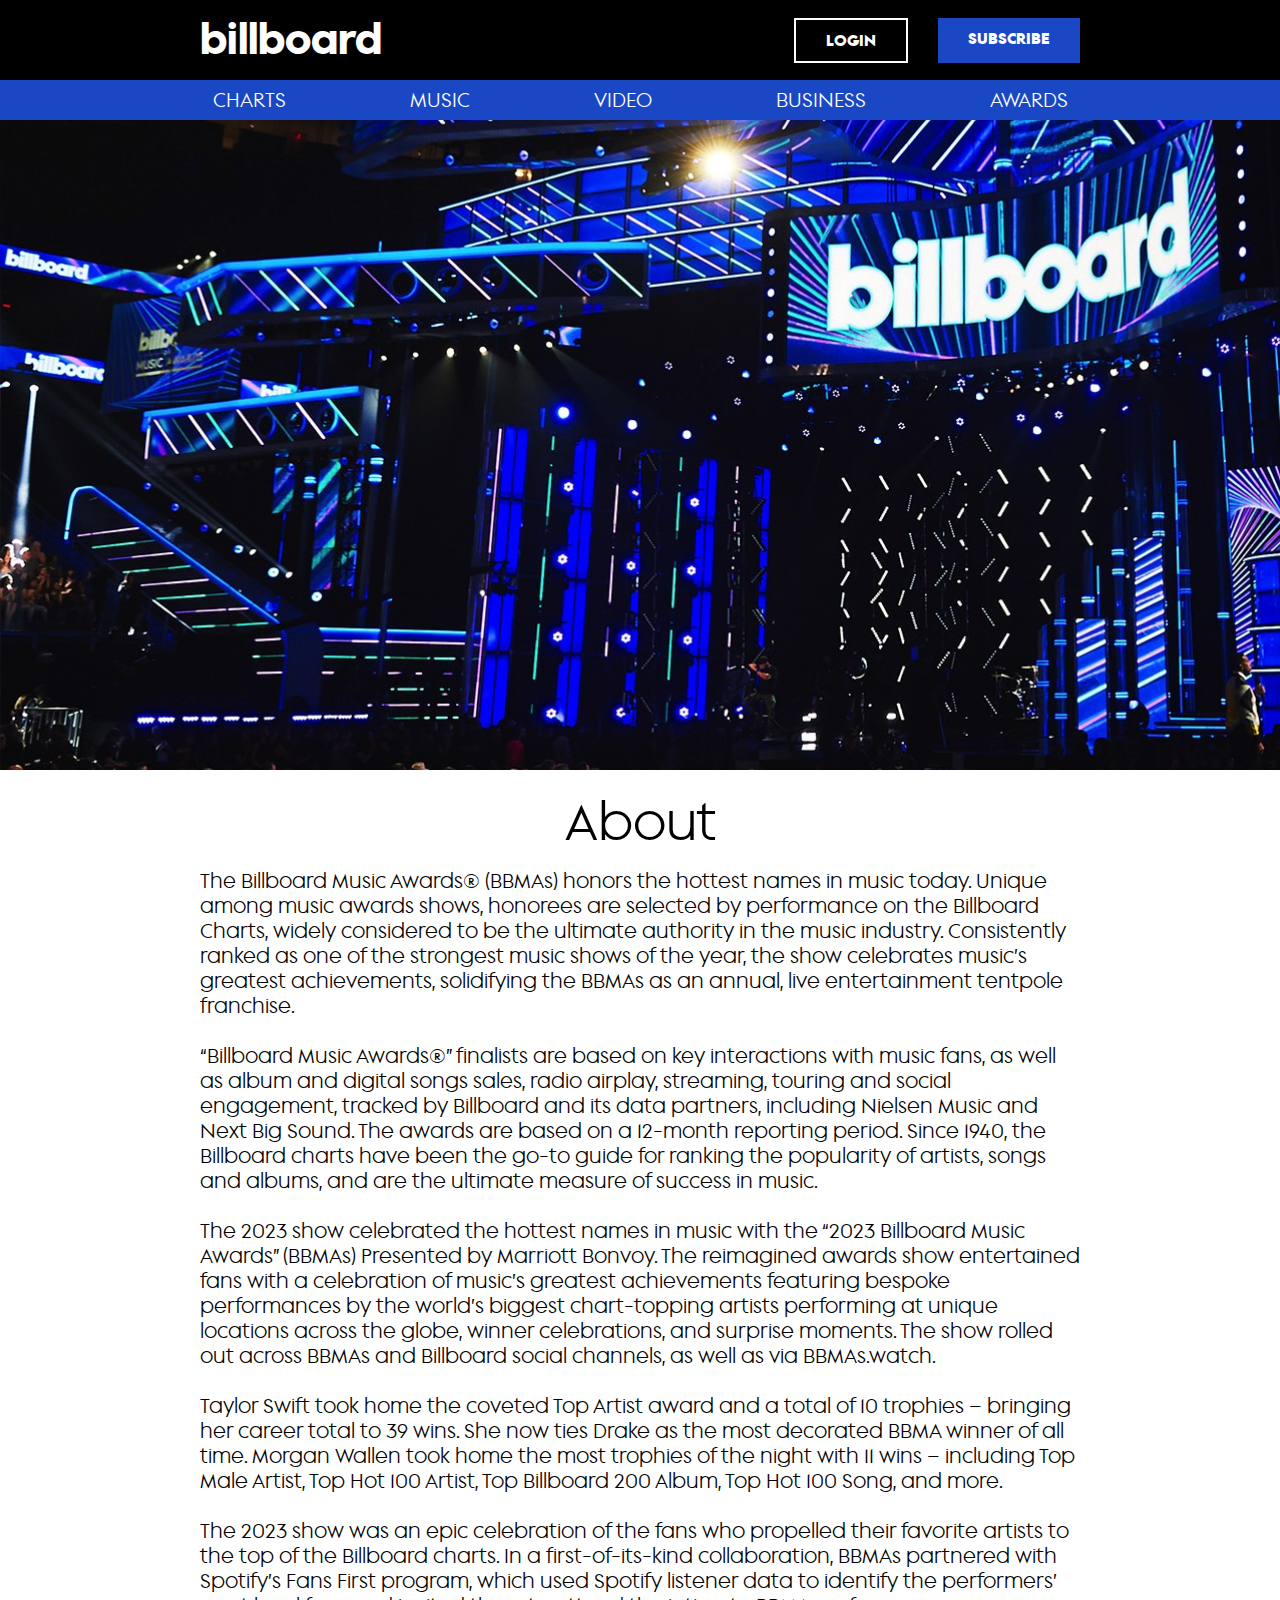
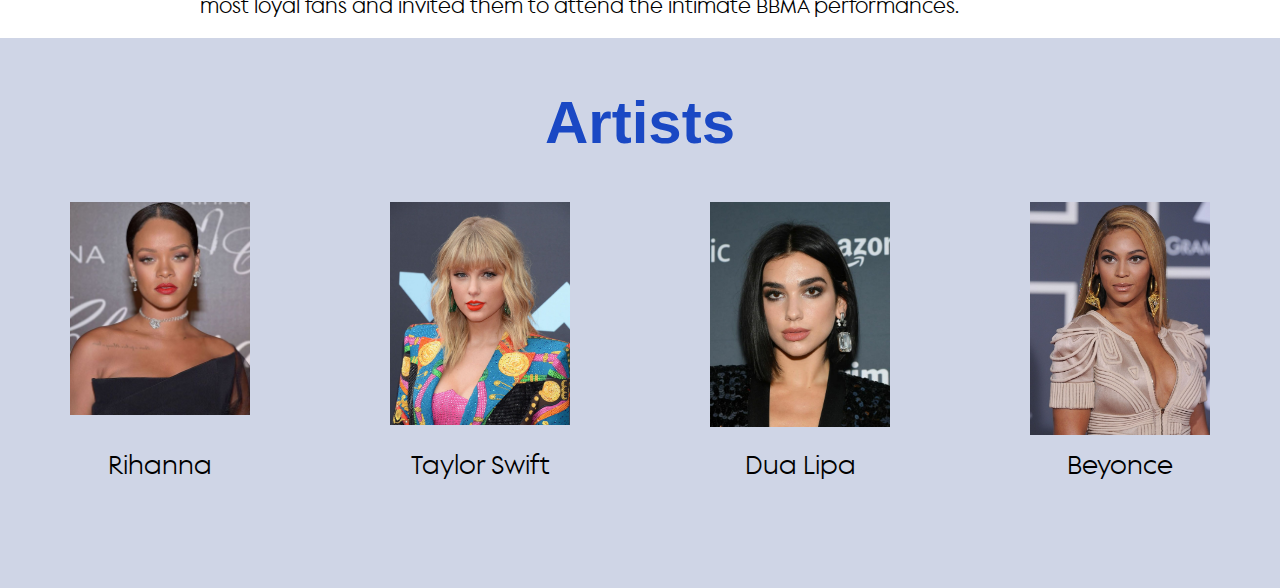
<file: index.html>
<!DOCTYPE html>
<html lang="en">
<head>
    <meta charset="UTF-8">
    <meta name="viewport" content="width=device-width, initial-scale=1.0">
    <title>Billboard</title>
    <link rel="stylesheet" href="style.css">
</head>
<body>
    <nav class="navbar">
        <div class="container">
           <a href="#" class="navbar-brand">billboard</a>
            <div class="navbar-wrap">
                <ul class="navbar-menu">
                    <li><a href="@">LOGIN</a></li>
                </ul>
                <a href="@" class="suscribe">SUBSCRIBE</a>
            </div>
        </div>
    </nav>

    <nav class="header1">
        <div class="navbar-wrap1">
            <ul class="header-menu">
                <li><a class="item" href="@">CHARTS</a></li>
                <li><a class="item" href="@">MUSIC</a></li>
                <li><a class="item" href="@">VIDEO</a></li>
                <li><a class="item" href="@">BUSINESS</a></li>
                <li><a class="item1" href="@">AWARDS</a></li>
            </ul>
        </div>
    </nav>




    <!-- <div class="header">
        <div class="line">
            <div class="logo">
                billboard
            </div>
            <div class="btn">
                <a class="button" href="@">LOGIN</a>
                <a class="button1" href="@">SUBCRIBE</a>
            </div>
        </div>
    </div> -->
    <!-- <div class="header1">
        <div class="item-line">
            <a class="item-line1" href="@">CHARTS</a>
            <a class="item-line1" href="@">MUSIC</a>
            <a class="item-line1" href="@">VIDEO</a>
            <a class="item-line1" href="@">BUSINESS</a>
            <a class="item" href="@">AWARD</a>
        </div>
    </div> -->

    <div class="background"></div>

    <div class="content">
        <p class="textAbout">About</p>
        <p class="textOfAbout">
            The Billboard Music Awards® (BBMAs) honors the hottest names in music today. Unique among music awards shows, honorees are selected by performance on the Billboard Charts, widely considered to be the ultimate authority in the music industry. Consistently ranked as one of the strongest music shows of the year, the show celebrates music’s greatest achievements, solidifying the BBMAs as an annual, live entertainment tentpole franchise.<br/><br/>
“Billboard Music Awards®” finalists are based on key interactions with music fans, as well as album and digital songs sales, radio airplay, streaming, touring and social engagement, tracked by Billboard and its data partners, including Nielsen Music and Next Big Sound. The awards are based on a 12-month reporting period. Since 1940, the Billboard charts have been the go-to guide for ranking the popularity of artists, songs and albums, and are the ultimate measure of success in music.<br/><br/>
The 2023 show celebrated the hottest names in music with the “2023 Billboard Music Awards” (BBMAs) Presented by Marriott Bonvoy. The reimagined awards show entertained fans with a celebration of music’s greatest achievements featuring bespoke performances by the world’s biggest chart-topping artists performing at unique locations across the globe, winner celebrations, and surprise moments. The show rolled out across BBMAs and Billboard social channels, as well as via BBMAs.watch.<br/><br/>
Taylor Swift took home the coveted Top Artist award and a total of 10 trophies – bringing her career total to 39 wins. She now ties Drake as the most decorated BBMA winner of all time. Morgan Wallen took home the most trophies of the night with 11 wins – including Top Male Artist, Top Hot 100 Artist, Top Billboard 200 Album, Top Hot 100 Song, and more.<br/><br/>
The 2023 show was an epic celebration of the fans who propelled their favorite artists to the top of the Billboard charts. In a first-of-its-kind collaboration, BBMAs partnered with Spotify’s Fans First program, which used Spotify listener data to identify the performers’ most loyal fans and invited them to attend the intimate BBMA performances.
        </p>
    </div>

    <div class="container-artists">
        <div class="text">
            <h5 class="text-artists">Artists</h5>
        </div>
        <div class="artists">
            <div class="photo-artists">
                <div class="container-photo">
                    <img src="./Photo/Rihanna.jpg" alt="Rihanna" style="width: 100%" />
                </div>
                <div class="container-photo">
                    <img src="./Photo/Taylor Swift.jpg" alt="Taylor Swift" style="width: 100%" />
                </div>
                <div class="container-photo">
                    <img src="./Photo/Dua Lipa.jpg" alt="Dua Lipa" style="width: 100%" />
                </div>
                <div class="container-photo">
                    <img src="./Photo/Beyonce.jpg" alt="Dua Lipa" style="width: 100%" />
                </div>
            </div>

            <div class="photo-artists">
                <div class="box">
                    <p class="singer" style="text-align: center">Rihanna</p>
                </div>
                <div class="box">
                    <p class="singer" style="text-align: center">Taylor Swift</p>
                </div>
                <div class="box">
                    <p class="singer" style="text-align: center">Dua Lipa</p>
                </div>
                <div class="box">
                    <p class="singer" style="text-align: center">Beyonce</p>
                </div>
            </div>
        </div>
    </div>
</body>
</html>
</file>
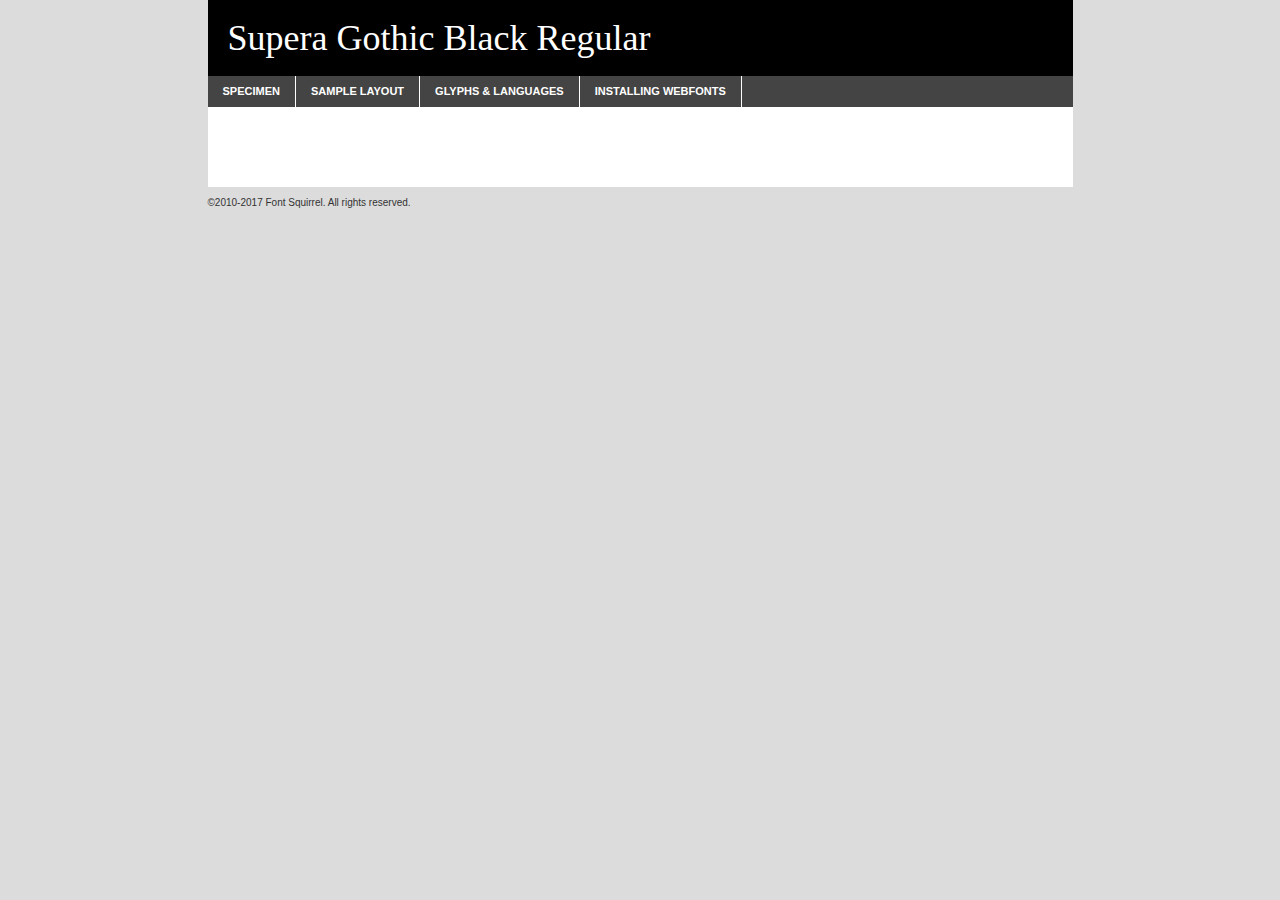
<file: Fonts/superagothic-black-demo.html>
<!DOCTYPE html PUBLIC "-//W3C//DTD XHTML 1.0 Transitional//EN"
        "http://www.w3.org/TR/xhtml1/DTD/xhtml1-transitional.dtd">

<html xmlns="http://www.w3.org/1999/xhtml" xml:lang="en" lang="en">
<head>
    <meta http-equiv="Content-Type" content="text/html; charset=utf-8"/>
    <script src="http://ajax.googleapis.com/ajax/libs/jquery/1.7.2/jquery.min.js" type="text/javascript" charset="utf-8"></script>
    <script type="text/javascript">
		(function($) {
			$.fn.easyTabs = function(option) {
				var param = jQuery.extend({ fadeSpeed: 'fast', defaultContent: 1, activeClass: 'active' }, option);
				$(this).each(function() {
					var thisId = '#' + this.id;
					if ( param.defaultContent == '' )
					{
						param.defaultContent = 1;
					}
					if ( typeof param.defaultContent == 'number' )
					{
						var defaultTab = $(thisId + ' .tabs li:eq(' + (param.defaultContent - 1) + ') a').attr('href').substr(1);
					}
					else
					{
						var defaultTab = param.defaultContent;
					}
					$(thisId + ' .tabs li a').each(function() {
						var tabToHide = $(this).attr('href').substr(1);
						$('#' + tabToHide).addClass('easytabs-tab-content');
					});
					hideAll();
					changeContent(defaultTab);

					function hideAll() {$(thisId + ' .easytabs-tab-content').hide();}

					function changeContent(tabId)
					{
						hideAll();
						$(thisId + ' .tabs li').removeClass(param.activeClass);
						$(thisId + ' .tabs li a[href=#' + tabId + ']').closest('li').addClass(param.activeClass);
						if ( param.fadeSpeed != 'none' )
						{
							$(thisId + ' #' + tabId).fadeIn(param.fadeSpeed);
						}
						else
						{
							$(thisId + ' #' + tabId).show();
						}
					}

					$(thisId + ' .tabs li').click(function() {
						var tabId = $(this).find('a').attr('href').substr(1);
						changeContent(tabId);
						return false;
					});
				});
			}
		})(jQuery);
    </script>
    <link rel="stylesheet" href="specimen_files/specimen_stylesheet.css" type="text/css" charset="utf-8"/>
    <link rel="stylesheet" href="stylesheet.css" type="text/css" charset="utf-8"/>

    <style type="text/css">
        		body {
			font-family: 'supera_gothicblack';
        		}

            </style>

    <title>Supera Gothic Black Regular Specimen</title>


    <script type="text/javascript" charset="utf-8">
		$(document).ready(function() {
			$('#container').easyTabs({ defaultContent: 1 });
		});
    </script>
</head>

<body>
<div id="container">
    <div id="header">
		Supera Gothic Black Regular    </div>
    <ul class="tabs">
        <li><a href="#specimen">Specimen</a></li>
        <li><a href="#layout">Sample Layout</a></li>
		        <li><a href="#glyphs">Glyphs &amp; Languages</a></li>
        <li><a href="#installing">Installing Webfonts</a></li>

    </ul>

    <div id="main_content">


        <div id="specimen">

            <div class="section">
                <div class="grid12 firstcol">
                    <div class="huge">AaBb</div>
                </div>
            </div>

            <div class="section">
                <div class="glyph_range">A&#x200B;B&#x200b;C&#x200b;D&#x200b;E&#x200b;F&#x200b;G&#x200b;H&#x200b;I&#x200b;J&#x200b;K&#x200b;L&#x200b;M&#x200b;N&#x200b;O&#x200b;P&#x200b;Q&#x200b;R&#x200b;S&#x200b;T&#x200b;U&#x200b;V&#x200b;W&#x200b;X&#x200b;Y&#x200b;Z&#x200b;a&#x200b;b&#x200b;c&#x200b;d&#x200b;e&#x200b;f&#x200b;g&#x200b;h&#x200b;i&#x200b;j&#x200b;k&#x200b;l&#x200b;m&#x200b;n&#x200b;o&#x200b;p&#x200b;q&#x200b;r&#x200b;s&#x200b;t&#x200b;u&#x200b;v&#x200b;w&#x200b;x&#x200b;y&#x200b;z&#x200b;1&#x200b;2&#x200b;3&#x200b;4&#x200b;5&#x200b;6&#x200b;7&#x200b;8&#x200b;9&#x200b;0&#x200b;&amp;&#x200b;.&#x200b;,&#x200b;?&#x200b;!&#x200b;&#64;&#x200b;(&#x200b;)&#x200b;#&#x200b;$&#x200b;%&#x200b;*&#x200b;+&#x200b;-&#x200b;=&#x200b;:&#x200b;;</div>
            </div>
            <div class="section">
                <div class="grid12 firstcol">
                    <table class="sample_table">
                        <tr>
                            <td>10</td>
                            <td class="size10">abcdefghijklmnopqrstuvwxyzABCDEFGHIJKLMNOPQRSTUVWXYZ0123456789abcdefghijklmnopqrstuvwxyzABCDEFGHIJKLMNOPQRSTUVWXYZ0123456789abcdefghijklmnopqrstuvwxyzABCDEFGHIJKLMNOPQRSTUVWXYZ</td>
                        </tr>
                        <tr>
                            <td>11</td>
                            <td class="size11">abcdefghijklmnopqrstuvwxyzABCDEFGHIJKLMNOPQRSTUVWXYZ0123456789abcdefghijklmnopqrstuvwxyzABCDEFGHIJKLMNOPQRSTUVWXYZ0123456789abcdefghijklmnopqrstuvwxyzABCDEFGHIJKLMNOPQRSTUVWXYZ</td>
                        </tr>
                        <tr>
                            <td>12</td>
                            <td class="size12">abcdefghijklmnopqrstuvwxyzABCDEFGHIJKLMNOPQRSTUVWXYZ0123456789abcdefghijklmnopqrstuvwxyzABCDEFGHIJKLMNOPQRSTUVWXYZ0123456789abcdefghijklmnopqrstuvwxyzABCDEFGHIJKLMNOPQRSTUVWXYZ</td>
                        </tr>
                        <tr>
                            <td>13</td>
                            <td class="size13">abcdefghijklmnopqrstuvwxyzABCDEFGHIJKLMNOPQRSTUVWXYZ0123456789abcdefghijklmnopqrstuvwxyzABCDEFGHIJKLMNOPQRSTUVWXYZ0123456789abcdefghijklmnopqrstuvwxyzABCDEFGHIJKLMNOPQRSTUVWXYZ</td>
                        </tr>
                        <tr>
                            <td>14</td>
                            <td class="size14">abcdefghijklmnopqrstuvwxyzABCDEFGHIJKLMNOPQRSTUVWXYZ0123456789abcdefghijklmnopqrstuvwxyzABCDEFGHIJKLMNOPQRSTUVWXYZ0123456789abcdefghijklmnopqrstuvwxyzABCDEFGHIJKLMNOPQRSTUVWXYZ</td>
                        </tr>
                        <tr>
                            <td>16</td>
                            <td class="size16">abcdefghijklmnopqrstuvwxyzABCDEFGHIJKLMNOPQRSTUVWXYZ0123456789abcdefghijklmnopqrstuvwxyzABCDEFGHIJKLMNOPQRSTUVWXYZ</td>
                        </tr>
                        <tr>
                            <td>18</td>
                            <td class="size18">abcdefghijklmnopqrstuvwxyzABCDEFGHIJKLMNOPQRSTUVWXYZ0123456789abcdefghijklmnopqrstuvwxyzABCDEFGHIJKLMNOPQRSTUVWXYZ</td>
                        </tr>
                        <tr>
                            <td>20</td>
                            <td class="size20">abcdefghijklmnopqrstuvwxyzABCDEFGHIJKLMNOPQRSTUVWXYZ0123456789abcdefghijklmnopqrstuvwxyzABCDEFGHIJKLMNOPQRSTUVWXYZ</td>
                        </tr>
                        <tr>
                            <td>24</td>
                            <td class="size24">abcdefghijklmnopqrstuvwxyzABCDEFGHIJKLMNOPQRSTUVWXYZ0123456789abcdefghijklmnopqrstuvwxyzABCDEFGHIJKLMNOPQRSTUVWXYZ</td>
                        </tr>
                        <tr>
                            <td>30</td>
                            <td class="size30">abcdefghijklmnopqrstuvwxyzABCDEFGHIJKLMNOPQRSTUVWXYZ0123456789abcdefghijklmnopqrstuvwxyzABCDEFGHIJKLMNOPQRSTUVWXYZ</td>
                        </tr>
                        <tr>
                            <td>36</td>
                            <td class="size36">abcdefghijklmnopqrstuvwxyzABCDEFGHIJKLMNOPQRSTUVWXYZ0123456789abcdefghijklmnopqrstuvwxyzABCDEFGHIJKLMNOPQRSTUVWXYZ</td>
                        </tr>
                        <tr>
                            <td>48</td>
                            <td class="size48">abcdefghijklmnopqrstuvwxyzABCDEFGHIJKLMNOPQRSTUVWXYZ0123456789abcdefghijklmnopqrstuvwxyzABCDEFGHIJKLMNOPQRSTUVWXYZ</td>
                        </tr>
                        <tr>
                            <td>60</td>
                            <td class="size60">abcdefghijklmnopqrstuvwxyzABCDEFGHIJKLMNOPQRSTUVWXYZ0123456789abcdefghijklmnopqrstuvwxyzABCDEFGHIJKLMNOPQRSTUVWXYZ</td>
                        </tr>
                        <tr>
                            <td>72</td>
                            <td class="size72">abcdefghijklmnopqrstuvwxyzABCDEFGHIJKLMNOPQRSTUVWXYZ0123456789abcdefghijklmnopqrstuvwxyzABCDEFGHIJKLMNOPQRSTUVWXYZ</td>
                        </tr>
                        <tr>
                            <td>90</td>
                            <td class="size90">abcdefghijklmnopqrstuvwxyzABCDEFGHIJKLMNOPQRSTUVWXYZ0123456789abcdefghijklmnopqrstuvwxyzABCDEFGHIJKLMNOPQRSTUVWXYZ</td>
                        </tr>
                    </table>

                </div>

            </div>


            <div class="section" id="bodycomparison">


                <div id="xheight">
                    <div class="fontbody">&#x25FC;&#x25FC;&#x25FC;&#x25FC;&#x25FC;&#x25FC;&#x25FC;&#x25FC;&#x25FC;&#x25FC;&#x25FC;&#x25FC;&#x25FC;&#x25FC;&#x25FC;&#x25FC;&#x25FC;&#x25FC;&#x25FC;&#x25FC;&#x25FC;&#x25FC;&#x25FC;&#x25FC;&#x25FC;&#x25FC;&#x25FC;&#x25FC;&#x25FC;&#x25FC;&#x25FC;&#x25FC;&#x25FC;&#x25FC;&#x25FC;&#x25FC;&#x25FC;&#x25FC;&#x25FC;&#x25FC;&#x25FC;&#x25FC;&#x25FC;&#x25FC;&#x25FC;&#x25FC;&#x25FC;&#x25FC;&#x25FC;&#x25FC;&#x25FC;&#x25FC;&#x25FC;&#x25FC;&#x25FC;&#x25FC;&#x25FC;&#x25FC;&#x25FC;&#x25FC;&#x25FC;&#x25FC;&#x25FC;&#x25FC;&#x25FC;&#x25FC;&#x25FC;&#x25FC;&#x25FC;&#x25FC;&#x25FC;&#x25FC;&#x25FC;&#x25FC;&#x25FC;&#x25FC;&#x25FC;&#x25FC;&#x25FC;&#x25FC;&#x25FC;&#x25FC;&#x25FC;&#x25FC;&#x25FC;&#x25FC;&#x25FC;&#x25FC;&#x25FC;&#x25FC;&#x25FC;&#x25FC;&#x25FC;&#x25FC;&#x25FC;&#x25FC;&#x25FC;&#x25FC;&#x25FC;body</div>
                    <div class="arialbody">body</div>
                    <div class="verdanabody">body</div>
                    <div class="georgiabody">body</div>
                </div>
                <div class="fontbody" style="z-index:1">
                    body<span>Supera Gothic Black Regular</span>
                </div>
                <div class="arialbody" style="z-index:1">
                    body<span>Arial</span>
                </div>
                <div class="verdanabody" style="z-index:1">
                    body<span>Verdana</span>
                </div>
                <div class="georgiabody" style="z-index:1">
                    body<span>Georgia</span>
                </div>


            </div>


            <div class="section psample psample_row1" id="">

                <div class="grid2 firstcol">
                    <p class="size10"><span>10.</span>Aenean lacinia bibendum nulla sed consectetur. Fusce dapibus, tellus ac cursus commodo, tortor mauris condimentum nibh, ut fermentum massa justo sit amet risus. Nullam id dolor id nibh ultricies vehicula ut id elit. Cum sociis natoque penatibus et magnis dis parturient montes, nascetur ridiculus mus. Nulla vitae elit libero, a pharetra augue.</p>

                </div>
                <div class="grid3">
                    <p class="size11"><span>11.</span>Aenean lacinia bibendum nulla sed consectetur. Fusce dapibus, tellus ac cursus commodo, tortor mauris condimentum nibh, ut fermentum massa justo sit amet risus. Nullam id dolor id nibh ultricies vehicula ut id elit. Cum sociis natoque penatibus et magnis dis parturient montes, nascetur ridiculus mus. Nulla vitae elit libero, a pharetra augue.</p>

                </div>
                <div class="grid3">
                    <p class="size12"><span>12.</span>Aenean lacinia bibendum nulla sed consectetur. Fusce dapibus, tellus ac cursus commodo, tortor mauris condimentum nibh, ut fermentum massa justo sit amet risus. Nullam id dolor id nibh ultricies vehicula ut id elit. Cum sociis natoque penatibus et magnis dis parturient montes, nascetur ridiculus mus. Nulla vitae elit libero, a pharetra augue.</p>

                </div>
                <div class="grid4">
                    <p class="size13"><span>13.</span>Aenean lacinia bibendum nulla sed consectetur. Fusce dapibus, tellus ac cursus commodo, tortor mauris condimentum nibh, ut fermentum massa justo sit amet risus. Nullam id dolor id nibh ultricies vehicula ut id elit. Cum sociis natoque penatibus et magnis dis parturient montes, nascetur ridiculus mus. Nulla vitae elit libero, a pharetra augue.</p>

                </div>
                <div class="white_blend"></div>

            </div>
            <div class="section psample psample_row2" id="">
                <div class="grid3 firstcol">
                    <p class="size14"><span>14.</span>Aenean lacinia bibendum nulla sed consectetur. Fusce dapibus, tellus ac cursus commodo, tortor mauris condimentum nibh, ut fermentum massa justo sit amet risus. Nullam id dolor id nibh ultricies vehicula ut id elit. Cum sociis natoque penatibus et magnis dis parturient montes, nascetur ridiculus mus. Nulla vitae elit libero, a pharetra augue.</p>

                </div>
                <div class="grid4">
                    <p class="size16"><span>16.</span>Aenean lacinia bibendum nulla sed consectetur. Fusce dapibus, tellus ac cursus commodo, tortor mauris condimentum nibh, ut fermentum massa justo sit amet risus. Nullam id dolor id nibh ultricies vehicula ut id elit. Cum sociis natoque penatibus et magnis dis parturient montes, nascetur ridiculus mus. Nulla vitae elit libero, a pharetra augue.</p>

                </div>
                <div class="grid5">
                    <p class="size18"><span>18.</span>Aenean lacinia bibendum nulla sed consectetur. Fusce dapibus, tellus ac cursus commodo, tortor mauris condimentum nibh, ut fermentum massa justo sit amet risus. Nullam id dolor id nibh ultricies vehicula ut id elit. Cum sociis natoque penatibus et magnis dis parturient montes, nascetur ridiculus mus. Nulla vitae elit libero, a pharetra augue.</p>

                </div>

                <div class="white_blend"></div>

            </div>

            <div class="section psample psample_row3" id="">
                <div class="grid5 firstcol">
                    <p class="size20"><span>20.</span>Aenean lacinia bibendum nulla sed consectetur. Fusce dapibus, tellus ac cursus commodo, tortor mauris condimentum nibh, ut fermentum massa justo sit amet risus. Nullam id dolor id nibh ultricies vehicula ut id elit. Cum sociis natoque penatibus et magnis dis parturient montes, nascetur ridiculus mus. Nulla vitae elit libero, a pharetra augue.</p>
                </div>
                <div class="grid7">
                    <p class="size24"><span>24.</span>Aenean lacinia bibendum nulla sed consectetur. Fusce dapibus, tellus ac cursus commodo, tortor mauris condimentum nibh, ut fermentum massa justo sit amet risus. Nullam id dolor id nibh ultricies vehicula ut id elit. Cum sociis natoque penatibus et magnis dis parturient montes, nascetur ridiculus mus. Nulla vitae elit libero, a pharetra augue.</p>
                </div>

                <div class="white_blend"></div>

            </div>

            <div class="section psample psample_row4" id="">
                <div class="grid12 firstcol">
                    <p class="size30"><span>30.</span>Aenean lacinia bibendum nulla sed consectetur. Fusce dapibus, tellus ac cursus commodo, tortor mauris condimentum nibh, ut fermentum massa justo sit amet risus. Nullam id dolor id nibh ultricies vehicula ut id elit. Cum sociis natoque penatibus et magnis dis parturient montes, nascetur ridiculus mus. Nulla vitae elit libero, a pharetra augue.</p>
                </div>
                <div class="white_blend"></div>

            </div>


            <div class="section psample psample_row1 fullreverse">
                <div class="grid2 firstcol">
                    <p class="size10"><span>10.</span>Aenean lacinia bibendum nulla sed consectetur. Fusce dapibus, tellus ac cursus commodo, tortor mauris condimentum nibh, ut fermentum massa justo sit amet risus. Nullam id dolor id nibh ultricies vehicula ut id elit. Cum sociis natoque penatibus et magnis dis parturient montes, nascetur ridiculus mus. Nulla vitae elit libero, a pharetra augue.</p>

                </div>
                <div class="grid3">
                    <p class="size11"><span>11.</span>Aenean lacinia bibendum nulla sed consectetur. Fusce dapibus, tellus ac cursus commodo, tortor mauris condimentum nibh, ut fermentum massa justo sit amet risus. Nullam id dolor id nibh ultricies vehicula ut id elit. Cum sociis natoque penatibus et magnis dis parturient montes, nascetur ridiculus mus. Nulla vitae elit libero, a pharetra augue.</p>

                </div>
                <div class="grid3">
                    <p class="size12"><span>12.</span>Aenean lacinia bibendum nulla sed consectetur. Fusce dapibus, tellus ac cursus commodo, tortor mauris condimentum nibh, ut fermentum massa justo sit amet risus. Nullam id dolor id nibh ultricies vehicula ut id elit. Cum sociis natoque penatibus et magnis dis parturient montes, nascetur ridiculus mus. Nulla vitae elit libero, a pharetra augue.</p>

                </div>
                <div class="grid4">
                    <p class="size13"><span>13.</span>Aenean lacinia bibendum nulla sed consectetur. Fusce dapibus, tellus ac cursus commodo, tortor mauris condimentum nibh, ut fermentum massa justo sit amet risus. Nullam id dolor id nibh ultricies vehicula ut id elit. Cum sociis natoque penatibus et magnis dis parturient montes, nascetur ridiculus mus. Nulla vitae elit libero, a pharetra augue.</p>

                </div>
                <div class="black_blend"></div>

            </div>

            <div class="section psample psample_row2 fullreverse">
                <div class="grid3 firstcol">
                    <p class="size14"><span>14.</span>Aenean lacinia bibendum nulla sed consectetur. Fusce dapibus, tellus ac cursus commodo, tortor mauris condimentum nibh, ut fermentum massa justo sit amet risus. Nullam id dolor id nibh ultricies vehicula ut id elit. Cum sociis natoque penatibus et magnis dis parturient montes, nascetur ridiculus mus. Nulla vitae elit libero, a pharetra augue.</p>

                </div>
                <div class="grid4">
                    <p class="size16"><span>16.</span>Aenean lacinia bibendum nulla sed consectetur. Fusce dapibus, tellus ac cursus commodo, tortor mauris condimentum nibh, ut fermentum massa justo sit amet risus. Nullam id dolor id nibh ultricies vehicula ut id elit. Cum sociis natoque penatibus et magnis dis parturient montes, nascetur ridiculus mus. Nulla vitae elit libero, a pharetra augue.</p>

                </div>
                <div class="grid5">
                    <p class="size18"><span>18.</span>Aenean lacinia bibendum nulla sed consectetur. Fusce dapibus, tellus ac cursus commodo, tortor mauris condimentum nibh, ut fermentum massa justo sit amet risus. Nullam id dolor id nibh ultricies vehicula ut id elit. Cum sociis natoque penatibus et magnis dis parturient montes, nascetur ridiculus mus. Nulla vitae elit libero, a pharetra augue.</p>

                </div>
                <div class="black_blend"></div>

            </div>

            <div class="section psample fullreverse psample_row3" id="">
                <div class="grid5 firstcol">
                    <p class="size20"><span>20.</span>Aenean lacinia bibendum nulla sed consectetur. Fusce dapibus, tellus ac cursus commodo, tortor mauris condimentum nibh, ut fermentum massa justo sit amet risus. Nullam id dolor id nibh ultricies vehicula ut id elit. Cum sociis natoque penatibus et magnis dis parturient montes, nascetur ridiculus mus. Nulla vitae elit libero, a pharetra augue.</p>
                </div>
                <div class="grid7">
                    <p class="size24"><span>24.</span>Aenean lacinia bibendum nulla sed consectetur. Fusce dapibus, tellus ac cursus commodo, tortor mauris condimentum nibh, ut fermentum massa justo sit amet risus. Nullam id dolor id nibh ultricies vehicula ut id elit. Cum sociis natoque penatibus et magnis dis parturient montes, nascetur ridiculus mus. Nulla vitae elit libero, a pharetra augue.</p>
                </div>

                <div class="black_blend"></div>

            </div>

            <div class="section psample fullreverse psample_row4" id="" style="border-bottom: 20px #000 solid;">
                <div class="grid12 firstcol">
                    <p class="size30"><span>30.</span>Aenean lacinia bibendum nulla sed consectetur. Fusce dapibus, tellus ac cursus commodo, tortor mauris condimentum nibh, ut fermentum massa justo sit amet risus. Nullam id dolor id nibh ultricies vehicula ut id elit. Cum sociis natoque penatibus et magnis dis parturient montes, nascetur ridiculus mus. Nulla vitae elit libero, a pharetra augue.</p>
                </div>
                <div class="black_blend"></div>

            </div>


        </div>

        <div id="layout">

            <div class="section">

                <div class="grid12 firstcol">
                    <h1>Lorem Ipsum Dolor</h1>
                    <h2>Etiam porta sem malesuada magna mollis euismod</h2>

                    <p class="byline">By <a href="#link">Aenean Lacinia</a></p>
                </div>
            </div>
            <div class="section">
                <div class="grid8 firstcol">
                    <p class="large">Donec sed odio dui. Morbi leo risus, porta ac consectetur ac, vestibulum at eros. Fusce dapibus, tellus ac cursus commodo, tortor mauris condimentum nibh, ut fermentum massa justo sit amet risus. </p>


                    <h3>Pellentesque ornare sem</h3>

                    <p>Maecenas sed diam eget risus varius blandit sit amet non magna. Maecenas faucibus mollis interdum. Donec ullamcorper nulla non metus auctor fringilla. Nullam id dolor id nibh ultricies vehicula ut id elit. Nullam id dolor id nibh ultricies vehicula ut id elit. </p>

                    <p>Aenean eu leo quam. Pellentesque ornare sem lacinia quam venenatis vestibulum. Lorem ipsum dolor sit amet, consectetur adipiscing elit. Cum sociis natoque penatibus et magnis dis parturient montes, nascetur ridiculus mus. </p>

                    <p>Nulla vitae elit libero, a pharetra augue. Praesent commodo cursus magna, vel scelerisque nisl consectetur et. Aenean lacinia bibendum nulla sed consectetur. </p>

                    <p>Nullam quis risus eget urna mollis ornare vel eu leo. Nullam quis risus eget urna mollis ornare vel eu leo. Maecenas sed diam eget risus varius blandit sit amet non magna. Donec ullamcorper nulla non metus auctor fringilla. </p>

                    <h3>Cras mattis consectetur</h3>

                    <p>Aenean eu leo quam. Pellentesque ornare sem lacinia quam venenatis vestibulum. Aenean lacinia bibendum nulla sed consectetur. Integer posuere erat a ante venenatis dapibus posuere velit aliquet. Cras mattis consectetur purus sit amet fermentum. </p>

                    <p>Nullam id dolor id nibh ultricies vehicula ut id elit. Nullam quis risus eget urna mollis ornare vel eu leo. Cras mattis consectetur purus sit amet fermentum.</p>
                </div>

                <div class="grid4 sidebar">

                    <div class="box reverse">
                        <p class="last">Nullam quis risus eget urna mollis ornare vel eu leo. Donec ullamcorper nulla non metus auctor fringilla. Cras mattis consectetur purus sit amet fermentum. Sed posuere consectetur est at lobortis. Lorem ipsum dolor sit amet, consectetur adipiscing elit. </p>
                    </div>

                    <p class="caption">Maecenas sed diam eget risus varius.</p>

                    <p>Vestibulum id ligula porta felis euismod semper. Integer posuere erat a ante venenatis dapibus posuere velit aliquet. Vestibulum id ligula porta felis euismod semper. Sed posuere consectetur est at lobortis. Maecenas sed diam eget risus varius blandit sit amet non magna. Fusce dapibus, tellus ac cursus commodo, tortor mauris condimentum nibh, ut fermentum massa justo sit amet risus. </p>


                    <p>Duis mollis, est non commodo luctus, nisi erat porttitor ligula, eget lacinia odio sem nec elit. Aenean lacinia bibendum nulla sed consectetur. Vivamus sagittis lacus vel augue laoreet rutrum faucibus dolor auctor. Aenean lacinia bibendum nulla sed consectetur. Nullam quis risus eget urna mollis ornare vel eu leo. </p>

                    <p>Praesent commodo cursus magna, vel scelerisque nisl consectetur et. Donec ullamcorper nulla non metus auctor fringilla. Maecenas faucibus mollis interdum. Fusce dapibus, tellus ac cursus commodo, tortor mauris condimentum nibh, ut fermentum massa justo sit amet risus. </p>

                </div>
            </div>

        </div>


		

        <div id="glyphs">
            <div class="section">
                <div class="grid12 firstcol">

                    <h1>Language Support</h1>
                    <p>The subset of Supera Gothic Black Regular in this kit supports the following languages:<br/>

						English, Arrernte, Bislama, Cebuano, Fijian, Gilbertese, Hmong, Ibanag, Iloko_ilokano, Interglossa_glosa, Interlingua, Lojban, Norfolk_pitcairnese, Oromo, Rotokas, Seychelles_creole, Shona, Somali, Southern_ndebele, Swahili, Swati_swazi, Tok_pisin, Warlpiri, Xhosa, Zulu, Latinbasic, Ubasic, Demo                    </p>
                    <h1>Glyph Chart</h1>
                    <p>The subset of Supera Gothic Black Regular in this kit includes all the glyphs listed below. Unicode entities are included above each glyph to help you insert individual characters into your layout.</p>
                    <div id="glyph_chart">

																				                                <div><p>&amp;#32;</p>&#32;</div>
																				                                <div><p>&amp;#33;</p>&#33;</div>
																				                                <div><p>&amp;#34;</p>&#34;</div>
																				                                <div><p>&amp;#35;</p>&#35;</div>
																				                                <div><p>&amp;#36;</p>&#36;</div>
																				                                <div><p>&amp;#37;</p>&#37;</div>
																				                                <div><p>&amp;#38;</p>&#38;</div>
																				                                <div><p>&amp;#39;</p>&#39;</div>
																				                                <div><p>&amp;#40;</p>&#40;</div>
																				                                <div><p>&amp;#41;</p>&#41;</div>
																				                                <div><p>&amp;#42;</p>&#42;</div>
																				                                <div><p>&amp;#43;</p>&#43;</div>
																				                                <div><p>&amp;#44;</p>&#44;</div>
																				                                <div><p>&amp;#45;</p>&#45;</div>
																				                                <div><p>&amp;#46;</p>&#46;</div>
																				                                <div><p>&amp;#47;</p>&#47;</div>
																				                                <div><p>&amp;#48;</p>&#48;</div>
																				                                <div><p>&amp;#49;</p>&#49;</div>
																				                                <div><p>&amp;#50;</p>&#50;</div>
																				                                <div><p>&amp;#51;</p>&#51;</div>
																				                                <div><p>&amp;#52;</p>&#52;</div>
																				                                <div><p>&amp;#53;</p>&#53;</div>
																				                                <div><p>&amp;#54;</p>&#54;</div>
																				                                <div><p>&amp;#55;</p>&#55;</div>
																				                                <div><p>&amp;#56;</p>&#56;</div>
																				                                <div><p>&amp;#57;</p>&#57;</div>
																				                                <div><p>&amp;#58;</p>&#58;</div>
																				                                <div><p>&amp;#59;</p>&#59;</div>
																				                                <div><p>&amp;#60;</p>&#60;</div>
																				                                <div><p>&amp;#61;</p>&#61;</div>
																				                                <div><p>&amp;#62;</p>&#62;</div>
																				                                <div><p>&amp;#63;</p>&#63;</div>
																				                                <div><p>&amp;#64;</p>&#64;</div>
																				                                <div><p>&amp;#65;</p>&#65;</div>
																				                                <div><p>&amp;#66;</p>&#66;</div>
																				                                <div><p>&amp;#67;</p>&#67;</div>
																				                                <div><p>&amp;#68;</p>&#68;</div>
																				                                <div><p>&amp;#69;</p>&#69;</div>
																				                                <div><p>&amp;#70;</p>&#70;</div>
																				                                <div><p>&amp;#71;</p>&#71;</div>
																				                                <div><p>&amp;#72;</p>&#72;</div>
																				                                <div><p>&amp;#73;</p>&#73;</div>
																				                                <div><p>&amp;#74;</p>&#74;</div>
																				                                <div><p>&amp;#75;</p>&#75;</div>
																				                                <div><p>&amp;#76;</p>&#76;</div>
																				                                <div><p>&amp;#77;</p>&#77;</div>
																				                                <div><p>&amp;#78;</p>&#78;</div>
																				                                <div><p>&amp;#79;</p>&#79;</div>
																				                                <div><p>&amp;#80;</p>&#80;</div>
																				                                <div><p>&amp;#81;</p>&#81;</div>
																				                                <div><p>&amp;#82;</p>&#82;</div>
																				                                <div><p>&amp;#83;</p>&#83;</div>
																				                                <div><p>&amp;#84;</p>&#84;</div>
																				                                <div><p>&amp;#85;</p>&#85;</div>
																				                                <div><p>&amp;#86;</p>&#86;</div>
																				                                <div><p>&amp;#87;</p>&#87;</div>
																				                                <div><p>&amp;#88;</p>&#88;</div>
																				                                <div><p>&amp;#89;</p>&#89;</div>
																				                                <div><p>&amp;#90;</p>&#90;</div>
																				                                <div><p>&amp;#91;</p>&#91;</div>
																				                                <div><p>&amp;#92;</p>&#92;</div>
																				                                <div><p>&amp;#93;</p>&#93;</div>
																				                                <div><p>&amp;#94;</p>&#94;</div>
																				                                <div><p>&amp;#95;</p>&#95;</div>
																				                                <div><p>&amp;#96;</p>&#96;</div>
																				                                <div><p>&amp;#97;</p>&#97;</div>
																				                                <div><p>&amp;#98;</p>&#98;</div>
																				                                <div><p>&amp;#99;</p>&#99;</div>
																				                                <div><p>&amp;#100;</p>&#100;</div>
																				                                <div><p>&amp;#101;</p>&#101;</div>
																				                                <div><p>&amp;#102;</p>&#102;</div>
																				                                <div><p>&amp;#103;</p>&#103;</div>
																				                                <div><p>&amp;#104;</p>&#104;</div>
																				                                <div><p>&amp;#105;</p>&#105;</div>
																				                                <div><p>&amp;#106;</p>&#106;</div>
																				                                <div><p>&amp;#107;</p>&#107;</div>
																				                                <div><p>&amp;#108;</p>&#108;</div>
																				                                <div><p>&amp;#109;</p>&#109;</div>
																				                                <div><p>&amp;#110;</p>&#110;</div>
																				                                <div><p>&amp;#111;</p>&#111;</div>
																				                                <div><p>&amp;#112;</p>&#112;</div>
																				                                <div><p>&amp;#113;</p>&#113;</div>
																				                                <div><p>&amp;#114;</p>&#114;</div>
																				                                <div><p>&amp;#115;</p>&#115;</div>
																				                                <div><p>&amp;#116;</p>&#116;</div>
																				                                <div><p>&amp;#117;</p>&#117;</div>
																				                                <div><p>&amp;#118;</p>&#118;</div>
																				                                <div><p>&amp;#119;</p>&#119;</div>
																				                                <div><p>&amp;#120;</p>&#120;</div>
																				                                <div><p>&amp;#121;</p>&#121;</div>
																				                                <div><p>&amp;#122;</p>&#122;</div>
																				                                <div><p>&amp;#123;</p>&#123;</div>
																				                                <div><p>&amp;#124;</p>&#124;</div>
																				                                <div><p>&amp;#125;</p>&#125;</div>
																				                                <div><p>&amp;#126;</p>&#126;</div>
																				                                <div><p>&amp;#160;</p>&#160;</div>
																				                                <div><p>&amp;#162;</p>&#162;</div>
																				                                <div><p>&amp;#163;</p>&#163;</div>
																				                                <div><p>&amp;#165;</p>&#165;</div>
																				                                <div><p>&amp;#168;</p>&#168;</div>
																				                                <div><p>&amp;#169;</p>&#169;</div>
																				                                <div><p>&amp;#171;</p>&#171;</div>
																				                                <div><p>&amp;#173;</p>&#173;</div>
																				                                <div><p>&amp;#174;</p>&#174;</div>
																				                                <div><p>&amp;#180;</p>&#180;</div>
																				                                <div><p>&amp;#184;</p>&#184;</div>
																				                                <div><p>&amp;#187;</p>&#187;</div>
																				                                <div><p>&amp;#710;</p>&#710;</div>
																				                                <div><p>&amp;#730;</p>&#730;</div>
																				                                <div><p>&amp;#732;</p>&#732;</div>
																				                                <div><p>&amp;#8192;</p>&#8192;</div>
																				                                <div><p>&amp;#8193;</p>&#8193;</div>
																				                                <div><p>&amp;#8194;</p>&#8194;</div>
																				                                <div><p>&amp;#8195;</p>&#8195;</div>
																				                                <div><p>&amp;#8196;</p>&#8196;</div>
																				                                <div><p>&amp;#8197;</p>&#8197;</div>
																				                                <div><p>&amp;#8198;</p>&#8198;</div>
																				                                <div><p>&amp;#8199;</p>&#8199;</div>
																				                                <div><p>&amp;#8200;</p>&#8200;</div>
																				                                <div><p>&amp;#8201;</p>&#8201;</div>
																				                                <div><p>&amp;#8202;</p>&#8202;</div>
																				                                <div><p>&amp;#8208;</p>&#8208;</div>
																				                                <div><p>&amp;#8209;</p>&#8209;</div>
																				                                <div><p>&amp;#8210;</p>&#8210;</div>
																				                                <div><p>&amp;#8211;</p>&#8211;</div>
																				                                <div><p>&amp;#8212;</p>&#8212;</div>
																				                                <div><p>&amp;#8216;</p>&#8216;</div>
																				                                <div><p>&amp;#8217;</p>&#8217;</div>
																				                                <div><p>&amp;#8218;</p>&#8218;</div>
																				                                <div><p>&amp;#8220;</p>&#8220;</div>
																				                                <div><p>&amp;#8221;</p>&#8221;</div>
																				                                <div><p>&amp;#8222;</p>&#8222;</div>
																				                                <div><p>&amp;#8226;</p>&#8226;</div>
																				                                <div><p>&amp;#8230;</p>&#8230;</div>
																				                                <div><p>&amp;#8239;</p>&#8239;</div>
																				                                <div><p>&amp;#8249;</p>&#8249;</div>
																				                                <div><p>&amp;#8250;</p>&#8250;</div>
																				                                <div><p>&amp;#8287;</p>&#8287;</div>
																				                                <div><p>&amp;#8364;</p>&#8364;</div>
																				                                <div><p>&amp;#8482;</p>&#8482;</div>
																				                                <div><p>&amp;#9724;</p>&#9724;</div>
																																																										                    </div>
                </div>


            </div>
        </div>


        <div id="specs">

        </div>

        <div id="installing">
            <div class="section">
                <div class="grid7 firstcol">
                    <h1>Installing Webfonts</h1>

                    <p>Webfonts are supported by all major browser platforms but not all in the same way. There are currently four different font formats that must be included in order to target all browsers. This includes TTF, WOFF, EOT and SVG.</p>

                    <h2>1. Upload your webfonts</h2>
                    <p>You must upload your webfont kit to your website. They should be in or near the same directory as your CSS files.</p>

                    <h2>2. Include the webfont stylesheet</h2>
                    <p>A special CSS @font-face declaration helps the various browsers select the appropriate font it needs without causing you a bunch of headaches. Learn more about this syntax by reading the <a href="https://www.fontspring.com/blog/further-hardening-of-the-bulletproof-syntax">Fontspring blog post</a> about it. The code for it is as follows:</p>


                    <code>
                        @font-face{
                        font-family: 'MyWebFont';
                        src: url('WebFont.eot');
                        src: url('WebFont.eot?#iefix') format('embedded-opentype'),
                        url('WebFont.woff') format('woff'),
                        url('WebFont.ttf') format('truetype'),
                        url('WebFont.svg#webfont') format('svg');
                        }
                    </code>

                    <p>We've already gone ahead and generated the code for you. All you have to do is link to the stylesheet in your HTML, like this:</p>
                    <code>&lt;link rel=&quot;stylesheet&quot; href=&quot;stylesheet.css&quot; type=&quot;text/css&quot; charset=&quot;utf-8&quot; /&gt;</code>

                    <h2>3. Modify your own stylesheet</h2>
                    <p>To take advantage of your new fonts, you must tell your stylesheet to use them. Look at the original @font-face declaration above and find the property called "font-family." The name linked there will be what you use to reference the font. Prepend that webfont name to the font stack in the "font-family" property, inside the selector you want to change. For example:</p>
                    <code>p { font-family: 'WebFont', Arial, sans-serif; }</code>

                    <h2>4. Test</h2>
                    <p>Getting webfonts to work cross-browser <em>can</em> be tricky. Use the information in the sidebar to help you if you find that fonts aren't loading in a particular browser.</p>
                </div>

                <div class="grid5 sidebar">
                    <div class="box">
                        <h2>Troubleshooting<br/>Font-Face Problems</h2>
                        <p>Having trouble getting your webfonts to load in your new website? Here are some tips to sort out what might be the problem.</p>

                        <h3>Fonts not showing in any browser</h3>

                        <p>This sounds like you need to work on the plumbing. You either did not upload the fonts to the correct directory, or you did not link the fonts properly in the CSS. If you've confirmed that all this is correct and you still have a problem, take a look at your .htaccess file and see if requests are getting intercepted.</p>

                        <h3>Fonts not loading in iPhone or iPad</h3>

                        <p>The most common problem here is that you are serving the fonts from an IIS server. IIS refuses to serve files that have unknown MIME types. If that is the case, you must set the MIME type for SVG to "image/svg+xml" in the server settings. Follow these instructions from Microsoft if you need help.</p>

                        <h3>Fonts not loading in Firefox</h3>

                        <p>The primary reason for this failure? You are still using a version Firefox older than 3.5. So upgrade already! If that isn't it, then you are very likely serving fonts from a different domain. Firefox requires that all font assets be served from the same domain. Lastly it is possible that you need to add WOFF to your list of MIME types (if you are serving via IIS.)</p>

                        <h3>Fonts not loading in IE</h3>

                        <p>Are you looking at Internet Explorer on an actual Windows machine or are you cheating by using a service like Adobe BrowserLab? Many of these screenshot services do not render @font-face for IE. Best to test it on a real machine.</p>

                        <h3>Fonts not loading in IE9</h3>

                        <p>IE9, like Firefox, requires that fonts be served from the same domain as the website. Make sure that is the case.</p>
                    </div>
                </div>
            </div>

        </div>

    </div>
    <div id="footer">
        <p>&copy;2010-2017 Font Squirrel. All rights reserved.</p>
    </div>
</div>
</body>
</html>
</file>
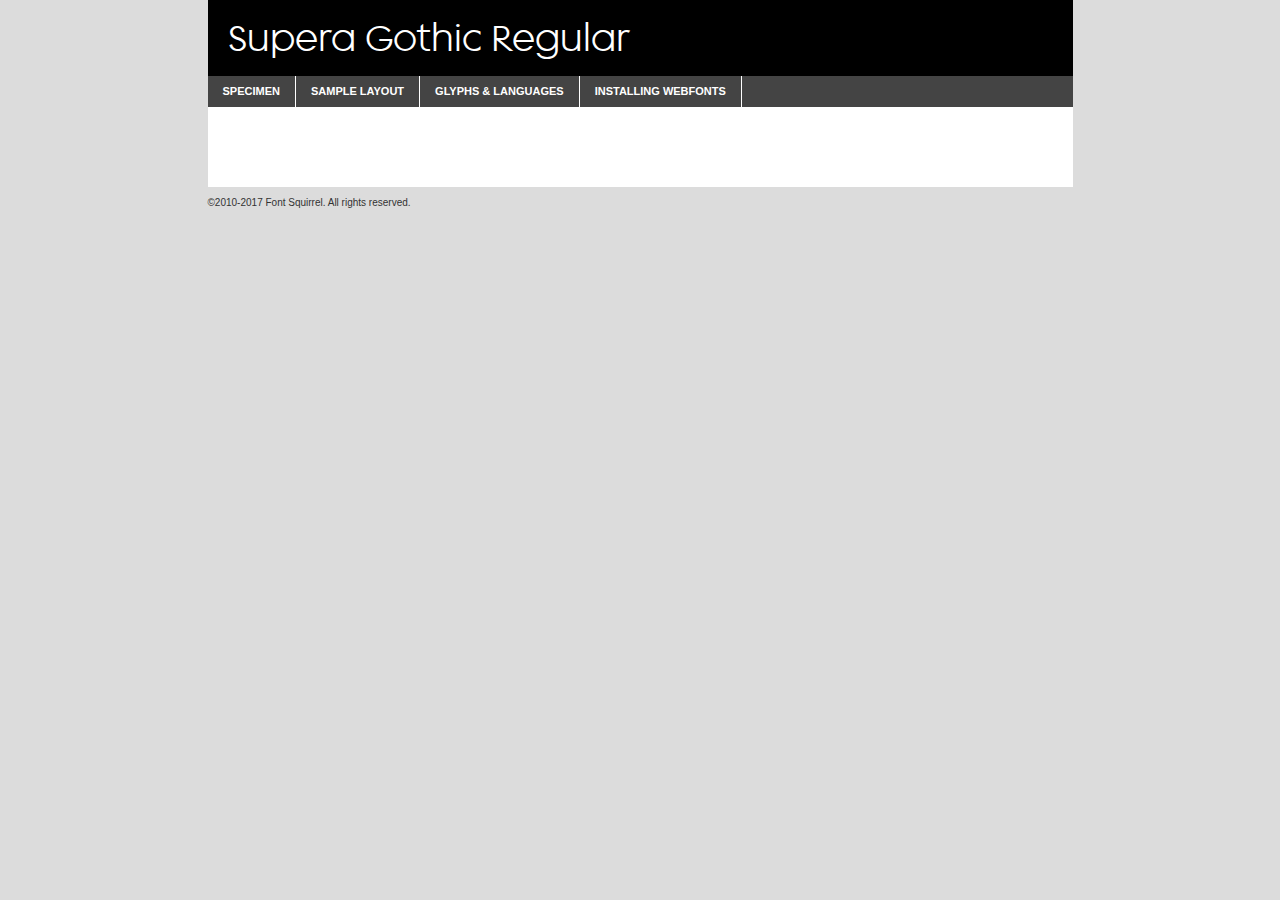
<file: Fonts/superagothic-regular-demo.html>
<!DOCTYPE html PUBLIC "-//W3C//DTD XHTML 1.0 Transitional//EN"
        "http://www.w3.org/TR/xhtml1/DTD/xhtml1-transitional.dtd">

<html xmlns="http://www.w3.org/1999/xhtml" xml:lang="en" lang="en">
<head>
    <meta http-equiv="Content-Type" content="text/html; charset=utf-8"/>
    <script src="http://ajax.googleapis.com/ajax/libs/jquery/1.7.2/jquery.min.js" type="text/javascript" charset="utf-8"></script>
    <script type="text/javascript">
		(function($) {
			$.fn.easyTabs = function(option) {
				var param = jQuery.extend({ fadeSpeed: 'fast', defaultContent: 1, activeClass: 'active' }, option);
				$(this).each(function() {
					var thisId = '#' + this.id;
					if ( param.defaultContent == '' )
					{
						param.defaultContent = 1;
					}
					if ( typeof param.defaultContent == 'number' )
					{
						var defaultTab = $(thisId + ' .tabs li:eq(' + (param.defaultContent - 1) + ') a').attr('href').substr(1);
					}
					else
					{
						var defaultTab = param.defaultContent;
					}
					$(thisId + ' .tabs li a').each(function() {
						var tabToHide = $(this).attr('href').substr(1);
						$('#' + tabToHide).addClass('easytabs-tab-content');
					});
					hideAll();
					changeContent(defaultTab);

					function hideAll() {$(thisId + ' .easytabs-tab-content').hide();}

					function changeContent(tabId)
					{
						hideAll();
						$(thisId + ' .tabs li').removeClass(param.activeClass);
						$(thisId + ' .tabs li a[href=#' + tabId + ']').closest('li').addClass(param.activeClass);
						if ( param.fadeSpeed != 'none' )
						{
							$(thisId + ' #' + tabId).fadeIn(param.fadeSpeed);
						}
						else
						{
							$(thisId + ' #' + tabId).show();
						}
					}

					$(thisId + ' .tabs li').click(function() {
						var tabId = $(this).find('a').attr('href').substr(1);
						changeContent(tabId);
						return false;
					});
				});
			}
		})(jQuery);
    </script>
    <link rel="stylesheet" href="specimen_files/specimen_stylesheet.css" type="text/css" charset="utf-8"/>
    <link rel="stylesheet" href="stylesheet.css" type="text/css" charset="utf-8"/>

    <style type="text/css">
        		body {
			font-family: 'supera_gothicregular';
        		}

            </style>

    <title>Supera Gothic Regular Specimen</title>


    <script type="text/javascript" charset="utf-8">
		$(document).ready(function() {
			$('#container').easyTabs({ defaultContent: 1 });
		});
    </script>
</head>

<body>
<div id="container">
    <div id="header">
		Supera Gothic Regular    </div>
    <ul class="tabs">
        <li><a href="#specimen">Specimen</a></li>
        <li><a href="#layout">Sample Layout</a></li>
		        <li><a href="#glyphs">Glyphs &amp; Languages</a></li>
        <li><a href="#installing">Installing Webfonts</a></li>

    </ul>

    <div id="main_content">


        <div id="specimen">

            <div class="section">
                <div class="grid12 firstcol">
                    <div class="huge">AaBb</div>
                </div>
            </div>

            <div class="section">
                <div class="glyph_range">A&#x200B;B&#x200b;C&#x200b;D&#x200b;E&#x200b;F&#x200b;G&#x200b;H&#x200b;I&#x200b;J&#x200b;K&#x200b;L&#x200b;M&#x200b;N&#x200b;O&#x200b;P&#x200b;Q&#x200b;R&#x200b;S&#x200b;T&#x200b;U&#x200b;V&#x200b;W&#x200b;X&#x200b;Y&#x200b;Z&#x200b;a&#x200b;b&#x200b;c&#x200b;d&#x200b;e&#x200b;f&#x200b;g&#x200b;h&#x200b;i&#x200b;j&#x200b;k&#x200b;l&#x200b;m&#x200b;n&#x200b;o&#x200b;p&#x200b;q&#x200b;r&#x200b;s&#x200b;t&#x200b;u&#x200b;v&#x200b;w&#x200b;x&#x200b;y&#x200b;z&#x200b;1&#x200b;2&#x200b;3&#x200b;4&#x200b;5&#x200b;6&#x200b;7&#x200b;8&#x200b;9&#x200b;0&#x200b;&amp;&#x200b;.&#x200b;,&#x200b;?&#x200b;!&#x200b;&#64;&#x200b;(&#x200b;)&#x200b;#&#x200b;$&#x200b;%&#x200b;*&#x200b;+&#x200b;-&#x200b;=&#x200b;:&#x200b;;</div>
            </div>
            <div class="section">
                <div class="grid12 firstcol">
                    <table class="sample_table">
                        <tr>
                            <td>10</td>
                            <td class="size10">abcdefghijklmnopqrstuvwxyzABCDEFGHIJKLMNOPQRSTUVWXYZ0123456789abcdefghijklmnopqrstuvwxyzABCDEFGHIJKLMNOPQRSTUVWXYZ0123456789abcdefghijklmnopqrstuvwxyzABCDEFGHIJKLMNOPQRSTUVWXYZ</td>
                        </tr>
                        <tr>
                            <td>11</td>
                            <td class="size11">abcdefghijklmnopqrstuvwxyzABCDEFGHIJKLMNOPQRSTUVWXYZ0123456789abcdefghijklmnopqrstuvwxyzABCDEFGHIJKLMNOPQRSTUVWXYZ0123456789abcdefghijklmnopqrstuvwxyzABCDEFGHIJKLMNOPQRSTUVWXYZ</td>
                        </tr>
                        <tr>
                            <td>12</td>
                            <td class="size12">abcdefghijklmnopqrstuvwxyzABCDEFGHIJKLMNOPQRSTUVWXYZ0123456789abcdefghijklmnopqrstuvwxyzABCDEFGHIJKLMNOPQRSTUVWXYZ0123456789abcdefghijklmnopqrstuvwxyzABCDEFGHIJKLMNOPQRSTUVWXYZ</td>
                        </tr>
                        <tr>
                            <td>13</td>
                            <td class="size13">abcdefghijklmnopqrstuvwxyzABCDEFGHIJKLMNOPQRSTUVWXYZ0123456789abcdefghijklmnopqrstuvwxyzABCDEFGHIJKLMNOPQRSTUVWXYZ0123456789abcdefghijklmnopqrstuvwxyzABCDEFGHIJKLMNOPQRSTUVWXYZ</td>
                        </tr>
                        <tr>
                            <td>14</td>
                            <td class="size14">abcdefghijklmnopqrstuvwxyzABCDEFGHIJKLMNOPQRSTUVWXYZ0123456789abcdefghijklmnopqrstuvwxyzABCDEFGHIJKLMNOPQRSTUVWXYZ0123456789abcdefghijklmnopqrstuvwxyzABCDEFGHIJKLMNOPQRSTUVWXYZ</td>
                        </tr>
                        <tr>
                            <td>16</td>
                            <td class="size16">abcdefghijklmnopqrstuvwxyzABCDEFGHIJKLMNOPQRSTUVWXYZ0123456789abcdefghijklmnopqrstuvwxyzABCDEFGHIJKLMNOPQRSTUVWXYZ</td>
                        </tr>
                        <tr>
                            <td>18</td>
                            <td class="size18">abcdefghijklmnopqrstuvwxyzABCDEFGHIJKLMNOPQRSTUVWXYZ0123456789abcdefghijklmnopqrstuvwxyzABCDEFGHIJKLMNOPQRSTUVWXYZ</td>
                        </tr>
                        <tr>
                            <td>20</td>
                            <td class="size20">abcdefghijklmnopqrstuvwxyzABCDEFGHIJKLMNOPQRSTUVWXYZ0123456789abcdefghijklmnopqrstuvwxyzABCDEFGHIJKLMNOPQRSTUVWXYZ</td>
                        </tr>
                        <tr>
                            <td>24</td>
                            <td class="size24">abcdefghijklmnopqrstuvwxyzABCDEFGHIJKLMNOPQRSTUVWXYZ0123456789abcdefghijklmnopqrstuvwxyzABCDEFGHIJKLMNOPQRSTUVWXYZ</td>
                        </tr>
                        <tr>
                            <td>30</td>
                            <td class="size30">abcdefghijklmnopqrstuvwxyzABCDEFGHIJKLMNOPQRSTUVWXYZ0123456789abcdefghijklmnopqrstuvwxyzABCDEFGHIJKLMNOPQRSTUVWXYZ</td>
                        </tr>
                        <tr>
                            <td>36</td>
                            <td class="size36">abcdefghijklmnopqrstuvwxyzABCDEFGHIJKLMNOPQRSTUVWXYZ0123456789abcdefghijklmnopqrstuvwxyzABCDEFGHIJKLMNOPQRSTUVWXYZ</td>
                        </tr>
                        <tr>
                            <td>48</td>
                            <td class="size48">abcdefghijklmnopqrstuvwxyzABCDEFGHIJKLMNOPQRSTUVWXYZ0123456789abcdefghijklmnopqrstuvwxyzABCDEFGHIJKLMNOPQRSTUVWXYZ</td>
                        </tr>
                        <tr>
                            <td>60</td>
                            <td class="size60">abcdefghijklmnopqrstuvwxyzABCDEFGHIJKLMNOPQRSTUVWXYZ0123456789abcdefghijklmnopqrstuvwxyzABCDEFGHIJKLMNOPQRSTUVWXYZ</td>
                        </tr>
                        <tr>
                            <td>72</td>
                            <td class="size72">abcdefghijklmnopqrstuvwxyzABCDEFGHIJKLMNOPQRSTUVWXYZ0123456789abcdefghijklmnopqrstuvwxyzABCDEFGHIJKLMNOPQRSTUVWXYZ</td>
                        </tr>
                        <tr>
                            <td>90</td>
                            <td class="size90">abcdefghijklmnopqrstuvwxyzABCDEFGHIJKLMNOPQRSTUVWXYZ0123456789abcdefghijklmnopqrstuvwxyzABCDEFGHIJKLMNOPQRSTUVWXYZ</td>
                        </tr>
                    </table>

                </div>

            </div>


            <div class="section" id="bodycomparison">


                <div id="xheight">
                    <div class="fontbody">&#x25FC;&#x25FC;&#x25FC;&#x25FC;&#x25FC;&#x25FC;&#x25FC;&#x25FC;&#x25FC;&#x25FC;&#x25FC;&#x25FC;&#x25FC;&#x25FC;&#x25FC;&#x25FC;&#x25FC;&#x25FC;&#x25FC;&#x25FC;&#x25FC;&#x25FC;&#x25FC;&#x25FC;&#x25FC;&#x25FC;&#x25FC;&#x25FC;&#x25FC;&#x25FC;&#x25FC;&#x25FC;&#x25FC;&#x25FC;&#x25FC;&#x25FC;&#x25FC;&#x25FC;&#x25FC;&#x25FC;&#x25FC;&#x25FC;&#x25FC;&#x25FC;&#x25FC;&#x25FC;&#x25FC;&#x25FC;&#x25FC;&#x25FC;&#x25FC;&#x25FC;&#x25FC;&#x25FC;&#x25FC;&#x25FC;&#x25FC;&#x25FC;&#x25FC;&#x25FC;&#x25FC;&#x25FC;&#x25FC;&#x25FC;&#x25FC;&#x25FC;&#x25FC;&#x25FC;&#x25FC;&#x25FC;&#x25FC;&#x25FC;&#x25FC;&#x25FC;&#x25FC;&#x25FC;&#x25FC;&#x25FC;&#x25FC;&#x25FC;&#x25FC;&#x25FC;&#x25FC;&#x25FC;&#x25FC;&#x25FC;&#x25FC;&#x25FC;&#x25FC;&#x25FC;&#x25FC;&#x25FC;&#x25FC;&#x25FC;&#x25FC;&#x25FC;&#x25FC;&#x25FC;&#x25FC;body</div>
                    <div class="arialbody">body</div>
                    <div class="verdanabody">body</div>
                    <div class="georgiabody">body</div>
                </div>
                <div class="fontbody" style="z-index:1">
                    body<span>Supera Gothic Regular</span>
                </div>
                <div class="arialbody" style="z-index:1">
                    body<span>Arial</span>
                </div>
                <div class="verdanabody" style="z-index:1">
                    body<span>Verdana</span>
                </div>
                <div class="georgiabody" style="z-index:1">
                    body<span>Georgia</span>
                </div>


            </div>


            <div class="section psample psample_row1" id="">

                <div class="grid2 firstcol">
                    <p class="size10"><span>10.</span>Aenean lacinia bibendum nulla sed consectetur. Fusce dapibus, tellus ac cursus commodo, tortor mauris condimentum nibh, ut fermentum massa justo sit amet risus. Nullam id dolor id nibh ultricies vehicula ut id elit. Cum sociis natoque penatibus et magnis dis parturient montes, nascetur ridiculus mus. Nulla vitae elit libero, a pharetra augue.</p>

                </div>
                <div class="grid3">
                    <p class="size11"><span>11.</span>Aenean lacinia bibendum nulla sed consectetur. Fusce dapibus, tellus ac cursus commodo, tortor mauris condimentum nibh, ut fermentum massa justo sit amet risus. Nullam id dolor id nibh ultricies vehicula ut id elit. Cum sociis natoque penatibus et magnis dis parturient montes, nascetur ridiculus mus. Nulla vitae elit libero, a pharetra augue.</p>

                </div>
                <div class="grid3">
                    <p class="size12"><span>12.</span>Aenean lacinia bibendum nulla sed consectetur. Fusce dapibus, tellus ac cursus commodo, tortor mauris condimentum nibh, ut fermentum massa justo sit amet risus. Nullam id dolor id nibh ultricies vehicula ut id elit. Cum sociis natoque penatibus et magnis dis parturient montes, nascetur ridiculus mus. Nulla vitae elit libero, a pharetra augue.</p>

                </div>
                <div class="grid4">
                    <p class="size13"><span>13.</span>Aenean lacinia bibendum nulla sed consectetur. Fusce dapibus, tellus ac cursus commodo, tortor mauris condimentum nibh, ut fermentum massa justo sit amet risus. Nullam id dolor id nibh ultricies vehicula ut id elit. Cum sociis natoque penatibus et magnis dis parturient montes, nascetur ridiculus mus. Nulla vitae elit libero, a pharetra augue.</p>

                </div>
                <div class="white_blend"></div>

            </div>
            <div class="section psample psample_row2" id="">
                <div class="grid3 firstcol">
                    <p class="size14"><span>14.</span>Aenean lacinia bibendum nulla sed consectetur. Fusce dapibus, tellus ac cursus commodo, tortor mauris condimentum nibh, ut fermentum massa justo sit amet risus. Nullam id dolor id nibh ultricies vehicula ut id elit. Cum sociis natoque penatibus et magnis dis parturient montes, nascetur ridiculus mus. Nulla vitae elit libero, a pharetra augue.</p>

                </div>
                <div class="grid4">
                    <p class="size16"><span>16.</span>Aenean lacinia bibendum nulla sed consectetur. Fusce dapibus, tellus ac cursus commodo, tortor mauris condimentum nibh, ut fermentum massa justo sit amet risus. Nullam id dolor id nibh ultricies vehicula ut id elit. Cum sociis natoque penatibus et magnis dis parturient montes, nascetur ridiculus mus. Nulla vitae elit libero, a pharetra augue.</p>

                </div>
                <div class="grid5">
                    <p class="size18"><span>18.</span>Aenean lacinia bibendum nulla sed consectetur. Fusce dapibus, tellus ac cursus commodo, tortor mauris condimentum nibh, ut fermentum massa justo sit amet risus. Nullam id dolor id nibh ultricies vehicula ut id elit. Cum sociis natoque penatibus et magnis dis parturient montes, nascetur ridiculus mus. Nulla vitae elit libero, a pharetra augue.</p>

                </div>

                <div class="white_blend"></div>

            </div>

            <div class="section psample psample_row3" id="">
                <div class="grid5 firstcol">
                    <p class="size20"><span>20.</span>Aenean lacinia bibendum nulla sed consectetur. Fusce dapibus, tellus ac cursus commodo, tortor mauris condimentum nibh, ut fermentum massa justo sit amet risus. Nullam id dolor id nibh ultricies vehicula ut id elit. Cum sociis natoque penatibus et magnis dis parturient montes, nascetur ridiculus mus. Nulla vitae elit libero, a pharetra augue.</p>
                </div>
                <div class="grid7">
                    <p class="size24"><span>24.</span>Aenean lacinia bibendum nulla sed consectetur. Fusce dapibus, tellus ac cursus commodo, tortor mauris condimentum nibh, ut fermentum massa justo sit amet risus. Nullam id dolor id nibh ultricies vehicula ut id elit. Cum sociis natoque penatibus et magnis dis parturient montes, nascetur ridiculus mus. Nulla vitae elit libero, a pharetra augue.</p>
                </div>

                <div class="white_blend"></div>

            </div>

            <div class="section psample psample_row4" id="">
                <div class="grid12 firstcol">
                    <p class="size30"><span>30.</span>Aenean lacinia bibendum nulla sed consectetur. Fusce dapibus, tellus ac cursus commodo, tortor mauris condimentum nibh, ut fermentum massa justo sit amet risus. Nullam id dolor id nibh ultricies vehicula ut id elit. Cum sociis natoque penatibus et magnis dis parturient montes, nascetur ridiculus mus. Nulla vitae elit libero, a pharetra augue.</p>
                </div>
                <div class="white_blend"></div>

            </div>


            <div class="section psample psample_row1 fullreverse">
                <div class="grid2 firstcol">
                    <p class="size10"><span>10.</span>Aenean lacinia bibendum nulla sed consectetur. Fusce dapibus, tellus ac cursus commodo, tortor mauris condimentum nibh, ut fermentum massa justo sit amet risus. Nullam id dolor id nibh ultricies vehicula ut id elit. Cum sociis natoque penatibus et magnis dis parturient montes, nascetur ridiculus mus. Nulla vitae elit libero, a pharetra augue.</p>

                </div>
                <div class="grid3">
                    <p class="size11"><span>11.</span>Aenean lacinia bibendum nulla sed consectetur. Fusce dapibus, tellus ac cursus commodo, tortor mauris condimentum nibh, ut fermentum massa justo sit amet risus. Nullam id dolor id nibh ultricies vehicula ut id elit. Cum sociis natoque penatibus et magnis dis parturient montes, nascetur ridiculus mus. Nulla vitae elit libero, a pharetra augue.</p>

                </div>
                <div class="grid3">
                    <p class="size12"><span>12.</span>Aenean lacinia bibendum nulla sed consectetur. Fusce dapibus, tellus ac cursus commodo, tortor mauris condimentum nibh, ut fermentum massa justo sit amet risus. Nullam id dolor id nibh ultricies vehicula ut id elit. Cum sociis natoque penatibus et magnis dis parturient montes, nascetur ridiculus mus. Nulla vitae elit libero, a pharetra augue.</p>

                </div>
                <div class="grid4">
                    <p class="size13"><span>13.</span>Aenean lacinia bibendum nulla sed consectetur. Fusce dapibus, tellus ac cursus commodo, tortor mauris condimentum nibh, ut fermentum massa justo sit amet risus. Nullam id dolor id nibh ultricies vehicula ut id elit. Cum sociis natoque penatibus et magnis dis parturient montes, nascetur ridiculus mus. Nulla vitae elit libero, a pharetra augue.</p>

                </div>
                <div class="black_blend"></div>

            </div>

            <div class="section psample psample_row2 fullreverse">
                <div class="grid3 firstcol">
                    <p class="size14"><span>14.</span>Aenean lacinia bibendum nulla sed consectetur. Fusce dapibus, tellus ac cursus commodo, tortor mauris condimentum nibh, ut fermentum massa justo sit amet risus. Nullam id dolor id nibh ultricies vehicula ut id elit. Cum sociis natoque penatibus et magnis dis parturient montes, nascetur ridiculus mus. Nulla vitae elit libero, a pharetra augue.</p>

                </div>
                <div class="grid4">
                    <p class="size16"><span>16.</span>Aenean lacinia bibendum nulla sed consectetur. Fusce dapibus, tellus ac cursus commodo, tortor mauris condimentum nibh, ut fermentum massa justo sit amet risus. Nullam id dolor id nibh ultricies vehicula ut id elit. Cum sociis natoque penatibus et magnis dis parturient montes, nascetur ridiculus mus. Nulla vitae elit libero, a pharetra augue.</p>

                </div>
                <div class="grid5">
                    <p class="size18"><span>18.</span>Aenean lacinia bibendum nulla sed consectetur. Fusce dapibus, tellus ac cursus commodo, tortor mauris condimentum nibh, ut fermentum massa justo sit amet risus. Nullam id dolor id nibh ultricies vehicula ut id elit. Cum sociis natoque penatibus et magnis dis parturient montes, nascetur ridiculus mus. Nulla vitae elit libero, a pharetra augue.</p>

                </div>
                <div class="black_blend"></div>

            </div>

            <div class="section psample fullreverse psample_row3" id="">
                <div class="grid5 firstcol">
                    <p class="size20"><span>20.</span>Aenean lacinia bibendum nulla sed consectetur. Fusce dapibus, tellus ac cursus commodo, tortor mauris condimentum nibh, ut fermentum massa justo sit amet risus. Nullam id dolor id nibh ultricies vehicula ut id elit. Cum sociis natoque penatibus et magnis dis parturient montes, nascetur ridiculus mus. Nulla vitae elit libero, a pharetra augue.</p>
                </div>
                <div class="grid7">
                    <p class="size24"><span>24.</span>Aenean lacinia bibendum nulla sed consectetur. Fusce dapibus, tellus ac cursus commodo, tortor mauris condimentum nibh, ut fermentum massa justo sit amet risus. Nullam id dolor id nibh ultricies vehicula ut id elit. Cum sociis natoque penatibus et magnis dis parturient montes, nascetur ridiculus mus. Nulla vitae elit libero, a pharetra augue.</p>
                </div>

                <div class="black_blend"></div>

            </div>

            <div class="section psample fullreverse psample_row4" id="" style="border-bottom: 20px #000 solid;">
                <div class="grid12 firstcol">
                    <p class="size30"><span>30.</span>Aenean lacinia bibendum nulla sed consectetur. Fusce dapibus, tellus ac cursus commodo, tortor mauris condimentum nibh, ut fermentum massa justo sit amet risus. Nullam id dolor id nibh ultricies vehicula ut id elit. Cum sociis natoque penatibus et magnis dis parturient montes, nascetur ridiculus mus. Nulla vitae elit libero, a pharetra augue.</p>
                </div>
                <div class="black_blend"></div>

            </div>


        </div>

        <div id="layout">

            <div class="section">

                <div class="grid12 firstcol">
                    <h1>Lorem Ipsum Dolor</h1>
                    <h2>Etiam porta sem malesuada magna mollis euismod</h2>

                    <p class="byline">By <a href="#link">Aenean Lacinia</a></p>
                </div>
            </div>
            <div class="section">
                <div class="grid8 firstcol">
                    <p class="large">Donec sed odio dui. Morbi leo risus, porta ac consectetur ac, vestibulum at eros. Fusce dapibus, tellus ac cursus commodo, tortor mauris condimentum nibh, ut fermentum massa justo sit amet risus. </p>


                    <h3>Pellentesque ornare sem</h3>

                    <p>Maecenas sed diam eget risus varius blandit sit amet non magna. Maecenas faucibus mollis interdum. Donec ullamcorper nulla non metus auctor fringilla. Nullam id dolor id nibh ultricies vehicula ut id elit. Nullam id dolor id nibh ultricies vehicula ut id elit. </p>

                    <p>Aenean eu leo quam. Pellentesque ornare sem lacinia quam venenatis vestibulum. Lorem ipsum dolor sit amet, consectetur adipiscing elit. Cum sociis natoque penatibus et magnis dis parturient montes, nascetur ridiculus mus. </p>

                    <p>Nulla vitae elit libero, a pharetra augue. Praesent commodo cursus magna, vel scelerisque nisl consectetur et. Aenean lacinia bibendum nulla sed consectetur. </p>

                    <p>Nullam quis risus eget urna mollis ornare vel eu leo. Nullam quis risus eget urna mollis ornare vel eu leo. Maecenas sed diam eget risus varius blandit sit amet non magna. Donec ullamcorper nulla non metus auctor fringilla. </p>

                    <h3>Cras mattis consectetur</h3>

                    <p>Aenean eu leo quam. Pellentesque ornare sem lacinia quam venenatis vestibulum. Aenean lacinia bibendum nulla sed consectetur. Integer posuere erat a ante venenatis dapibus posuere velit aliquet. Cras mattis consectetur purus sit amet fermentum. </p>

                    <p>Nullam id dolor id nibh ultricies vehicula ut id elit. Nullam quis risus eget urna mollis ornare vel eu leo. Cras mattis consectetur purus sit amet fermentum.</p>
                </div>

                <div class="grid4 sidebar">

                    <div class="box reverse">
                        <p class="last">Nullam quis risus eget urna mollis ornare vel eu leo. Donec ullamcorper nulla non metus auctor fringilla. Cras mattis consectetur purus sit amet fermentum. Sed posuere consectetur est at lobortis. Lorem ipsum dolor sit amet, consectetur adipiscing elit. </p>
                    </div>

                    <p class="caption">Maecenas sed diam eget risus varius.</p>

                    <p>Vestibulum id ligula porta felis euismod semper. Integer posuere erat a ante venenatis dapibus posuere velit aliquet. Vestibulum id ligula porta felis euismod semper. Sed posuere consectetur est at lobortis. Maecenas sed diam eget risus varius blandit sit amet non magna. Fusce dapibus, tellus ac cursus commodo, tortor mauris condimentum nibh, ut fermentum massa justo sit amet risus. </p>


                    <p>Duis mollis, est non commodo luctus, nisi erat porttitor ligula, eget lacinia odio sem nec elit. Aenean lacinia bibendum nulla sed consectetur. Vivamus sagittis lacus vel augue laoreet rutrum faucibus dolor auctor. Aenean lacinia bibendum nulla sed consectetur. Nullam quis risus eget urna mollis ornare vel eu leo. </p>

                    <p>Praesent commodo cursus magna, vel scelerisque nisl consectetur et. Donec ullamcorper nulla non metus auctor fringilla. Maecenas faucibus mollis interdum. Fusce dapibus, tellus ac cursus commodo, tortor mauris condimentum nibh, ut fermentum massa justo sit amet risus. </p>

                </div>
            </div>

        </div>


		

        <div id="glyphs">
            <div class="section">
                <div class="grid12 firstcol">

                    <h1>Language Support</h1>
                    <p>The subset of Supera Gothic Regular in this kit supports the following languages:<br/>

						English, Arrernte, Bislama, Cebuano, Fijian, Gilbertese, Hmong, Ibanag, Iloko_ilokano, Interglossa_glosa, Interlingua, Lojban, Norfolk_pitcairnese, Oromo, Rotokas, Seychelles_creole, Shona, Somali, Southern_ndebele, Swahili, Swati_swazi, Tok_pisin, Warlpiri, Xhosa, Zulu, Latinbasic, Ubasic, Demo                    </p>
                    <h1>Glyph Chart</h1>
                    <p>The subset of Supera Gothic Regular in this kit includes all the glyphs listed below. Unicode entities are included above each glyph to help you insert individual characters into your layout.</p>
                    <div id="glyph_chart">

																				                                <div><p>&amp;#32;</p>&#32;</div>
																				                                <div><p>&amp;#33;</p>&#33;</div>
																				                                <div><p>&amp;#34;</p>&#34;</div>
																				                                <div><p>&amp;#35;</p>&#35;</div>
																				                                <div><p>&amp;#36;</p>&#36;</div>
																				                                <div><p>&amp;#37;</p>&#37;</div>
																				                                <div><p>&amp;#38;</p>&#38;</div>
																				                                <div><p>&amp;#39;</p>&#39;</div>
																				                                <div><p>&amp;#40;</p>&#40;</div>
																				                                <div><p>&amp;#41;</p>&#41;</div>
																				                                <div><p>&amp;#42;</p>&#42;</div>
																				                                <div><p>&amp;#43;</p>&#43;</div>
																				                                <div><p>&amp;#44;</p>&#44;</div>
																				                                <div><p>&amp;#45;</p>&#45;</div>
																				                                <div><p>&amp;#46;</p>&#46;</div>
																				                                <div><p>&amp;#47;</p>&#47;</div>
																				                                <div><p>&amp;#48;</p>&#48;</div>
																				                                <div><p>&amp;#49;</p>&#49;</div>
																				                                <div><p>&amp;#50;</p>&#50;</div>
																				                                <div><p>&amp;#51;</p>&#51;</div>
																				                                <div><p>&amp;#52;</p>&#52;</div>
																				                                <div><p>&amp;#53;</p>&#53;</div>
																				                                <div><p>&amp;#54;</p>&#54;</div>
																				                                <div><p>&amp;#55;</p>&#55;</div>
																				                                <div><p>&amp;#56;</p>&#56;</div>
																				                                <div><p>&amp;#57;</p>&#57;</div>
																				                                <div><p>&amp;#58;</p>&#58;</div>
																				                                <div><p>&amp;#59;</p>&#59;</div>
																				                                <div><p>&amp;#60;</p>&#60;</div>
																				                                <div><p>&amp;#61;</p>&#61;</div>
																				                                <div><p>&amp;#62;</p>&#62;</div>
																				                                <div><p>&amp;#63;</p>&#63;</div>
																				                                <div><p>&amp;#64;</p>&#64;</div>
																				                                <div><p>&amp;#65;</p>&#65;</div>
																				                                <div><p>&amp;#66;</p>&#66;</div>
																				                                <div><p>&amp;#67;</p>&#67;</div>
																				                                <div><p>&amp;#68;</p>&#68;</div>
																				                                <div><p>&amp;#69;</p>&#69;</div>
																				                                <div><p>&amp;#70;</p>&#70;</div>
																				                                <div><p>&amp;#71;</p>&#71;</div>
																				                                <div><p>&amp;#72;</p>&#72;</div>
																				                                <div><p>&amp;#73;</p>&#73;</div>
																				                                <div><p>&amp;#74;</p>&#74;</div>
																				                                <div><p>&amp;#75;</p>&#75;</div>
																				                                <div><p>&amp;#76;</p>&#76;</div>
																				                                <div><p>&amp;#77;</p>&#77;</div>
																				                                <div><p>&amp;#78;</p>&#78;</div>
																				                                <div><p>&amp;#79;</p>&#79;</div>
																				                                <div><p>&amp;#80;</p>&#80;</div>
																				                                <div><p>&amp;#81;</p>&#81;</div>
																				                                <div><p>&amp;#82;</p>&#82;</div>
																				                                <div><p>&amp;#83;</p>&#83;</div>
																				                                <div><p>&amp;#84;</p>&#84;</div>
																				                                <div><p>&amp;#85;</p>&#85;</div>
																				                                <div><p>&amp;#86;</p>&#86;</div>
																				                                <div><p>&amp;#87;</p>&#87;</div>
																				                                <div><p>&amp;#88;</p>&#88;</div>
																				                                <div><p>&amp;#89;</p>&#89;</div>
																				                                <div><p>&amp;#90;</p>&#90;</div>
																				                                <div><p>&amp;#91;</p>&#91;</div>
																				                                <div><p>&amp;#92;</p>&#92;</div>
																				                                <div><p>&amp;#93;</p>&#93;</div>
																				                                <div><p>&amp;#94;</p>&#94;</div>
																				                                <div><p>&amp;#95;</p>&#95;</div>
																				                                <div><p>&amp;#96;</p>&#96;</div>
																				                                <div><p>&amp;#97;</p>&#97;</div>
																				                                <div><p>&amp;#98;</p>&#98;</div>
																				                                <div><p>&amp;#99;</p>&#99;</div>
																				                                <div><p>&amp;#100;</p>&#100;</div>
																				                                <div><p>&amp;#101;</p>&#101;</div>
																				                                <div><p>&amp;#102;</p>&#102;</div>
																				                                <div><p>&amp;#103;</p>&#103;</div>
																				                                <div><p>&amp;#104;</p>&#104;</div>
																				                                <div><p>&amp;#105;</p>&#105;</div>
																				                                <div><p>&amp;#106;</p>&#106;</div>
																				                                <div><p>&amp;#107;</p>&#107;</div>
																				                                <div><p>&amp;#108;</p>&#108;</div>
																				                                <div><p>&amp;#109;</p>&#109;</div>
																				                                <div><p>&amp;#110;</p>&#110;</div>
																				                                <div><p>&amp;#111;</p>&#111;</div>
																				                                <div><p>&amp;#112;</p>&#112;</div>
																				                                <div><p>&amp;#113;</p>&#113;</div>
																				                                <div><p>&amp;#114;</p>&#114;</div>
																				                                <div><p>&amp;#115;</p>&#115;</div>
																				                                <div><p>&amp;#116;</p>&#116;</div>
																				                                <div><p>&amp;#117;</p>&#117;</div>
																				                                <div><p>&amp;#118;</p>&#118;</div>
																				                                <div><p>&amp;#119;</p>&#119;</div>
																				                                <div><p>&amp;#120;</p>&#120;</div>
																				                                <div><p>&amp;#121;</p>&#121;</div>
																				                                <div><p>&amp;#122;</p>&#122;</div>
																				                                <div><p>&amp;#123;</p>&#123;</div>
																				                                <div><p>&amp;#124;</p>&#124;</div>
																				                                <div><p>&amp;#125;</p>&#125;</div>
																				                                <div><p>&amp;#126;</p>&#126;</div>
																				                                <div><p>&amp;#160;</p>&#160;</div>
																				                                <div><p>&amp;#162;</p>&#162;</div>
																				                                <div><p>&amp;#163;</p>&#163;</div>
																				                                <div><p>&amp;#165;</p>&#165;</div>
																				                                <div><p>&amp;#168;</p>&#168;</div>
																				                                <div><p>&amp;#169;</p>&#169;</div>
																				                                <div><p>&amp;#171;</p>&#171;</div>
																				                                <div><p>&amp;#173;</p>&#173;</div>
																				                                <div><p>&amp;#174;</p>&#174;</div>
																				                                <div><p>&amp;#180;</p>&#180;</div>
																				                                <div><p>&amp;#184;</p>&#184;</div>
																				                                <div><p>&amp;#187;</p>&#187;</div>
																				                                <div><p>&amp;#710;</p>&#710;</div>
																				                                <div><p>&amp;#730;</p>&#730;</div>
																				                                <div><p>&amp;#732;</p>&#732;</div>
																				                                <div><p>&amp;#8192;</p>&#8192;</div>
																				                                <div><p>&amp;#8193;</p>&#8193;</div>
																				                                <div><p>&amp;#8194;</p>&#8194;</div>
																				                                <div><p>&amp;#8195;</p>&#8195;</div>
																				                                <div><p>&amp;#8196;</p>&#8196;</div>
																				                                <div><p>&amp;#8197;</p>&#8197;</div>
																				                                <div><p>&amp;#8198;</p>&#8198;</div>
																				                                <div><p>&amp;#8199;</p>&#8199;</div>
																				                                <div><p>&amp;#8200;</p>&#8200;</div>
																				                                <div><p>&amp;#8201;</p>&#8201;</div>
																				                                <div><p>&amp;#8202;</p>&#8202;</div>
																				                                <div><p>&amp;#8208;</p>&#8208;</div>
																				                                <div><p>&amp;#8209;</p>&#8209;</div>
																				                                <div><p>&amp;#8210;</p>&#8210;</div>
																				                                <div><p>&amp;#8211;</p>&#8211;</div>
																				                                <div><p>&amp;#8212;</p>&#8212;</div>
																				                                <div><p>&amp;#8216;</p>&#8216;</div>
																				                                <div><p>&amp;#8217;</p>&#8217;</div>
																				                                <div><p>&amp;#8218;</p>&#8218;</div>
																				                                <div><p>&amp;#8220;</p>&#8220;</div>
																				                                <div><p>&amp;#8221;</p>&#8221;</div>
																				                                <div><p>&amp;#8222;</p>&#8222;</div>
																				                                <div><p>&amp;#8226;</p>&#8226;</div>
																				                                <div><p>&amp;#8230;</p>&#8230;</div>
																				                                <div><p>&amp;#8239;</p>&#8239;</div>
																				                                <div><p>&amp;#8249;</p>&#8249;</div>
																				                                <div><p>&amp;#8250;</p>&#8250;</div>
																				                                <div><p>&amp;#8287;</p>&#8287;</div>
																				                                <div><p>&amp;#8364;</p>&#8364;</div>
																				                                <div><p>&amp;#8482;</p>&#8482;</div>
																				                                <div><p>&amp;#9724;</p>&#9724;</div>
																																																										                    </div>
                </div>


            </div>
        </div>


        <div id="specs">

        </div>

        <div id="installing">
            <div class="section">
                <div class="grid7 firstcol">
                    <h1>Installing Webfonts</h1>

                    <p>Webfonts are supported by all major browser platforms but not all in the same way. There are currently four different font formats that must be included in order to target all browsers. This includes TTF, WOFF, EOT and SVG.</p>

                    <h2>1. Upload your webfonts</h2>
                    <p>You must upload your webfont kit to your website. They should be in or near the same directory as your CSS files.</p>

                    <h2>2. Include the webfont stylesheet</h2>
                    <p>A special CSS @font-face declaration helps the various browsers select the appropriate font it needs without causing you a bunch of headaches. Learn more about this syntax by reading the <a href="https://www.fontspring.com/blog/further-hardening-of-the-bulletproof-syntax">Fontspring blog post</a> about it. The code for it is as follows:</p>


                    <code>
                        @font-face{
                        font-family: 'MyWebFont';
                        src: url('WebFont.eot');
                        src: url('WebFont.eot?#iefix') format('embedded-opentype'),
                        url('WebFont.woff') format('woff'),
                        url('WebFont.ttf') format('truetype'),
                        url('WebFont.svg#webfont') format('svg');
                        }
                    </code>

                    <p>We've already gone ahead and generated the code for you. All you have to do is link to the stylesheet in your HTML, like this:</p>
                    <code>&lt;link rel=&quot;stylesheet&quot; href=&quot;stylesheet.css&quot; type=&quot;text/css&quot; charset=&quot;utf-8&quot; /&gt;</code>

                    <h2>3. Modify your own stylesheet</h2>
                    <p>To take advantage of your new fonts, you must tell your stylesheet to use them. Look at the original @font-face declaration above and find the property called "font-family." The name linked there will be what you use to reference the font. Prepend that webfont name to the font stack in the "font-family" property, inside the selector you want to change. For example:</p>
                    <code>p { font-family: 'WebFont', Arial, sans-serif; }</code>

                    <h2>4. Test</h2>
                    <p>Getting webfonts to work cross-browser <em>can</em> be tricky. Use the information in the sidebar to help you if you find that fonts aren't loading in a particular browser.</p>
                </div>

                <div class="grid5 sidebar">
                    <div class="box">
                        <h2>Troubleshooting<br/>Font-Face Problems</h2>
                        <p>Having trouble getting your webfonts to load in your new website? Here are some tips to sort out what might be the problem.</p>

                        <h3>Fonts not showing in any browser</h3>

                        <p>This sounds like you need to work on the plumbing. You either did not upload the fonts to the correct directory, or you did not link the fonts properly in the CSS. If you've confirmed that all this is correct and you still have a problem, take a look at your .htaccess file and see if requests are getting intercepted.</p>

                        <h3>Fonts not loading in iPhone or iPad</h3>

                        <p>The most common problem here is that you are serving the fonts from an IIS server. IIS refuses to serve files that have unknown MIME types. If that is the case, you must set the MIME type for SVG to "image/svg+xml" in the server settings. Follow these instructions from Microsoft if you need help.</p>

                        <h3>Fonts not loading in Firefox</h3>

                        <p>The primary reason for this failure? You are still using a version Firefox older than 3.5. So upgrade already! If that isn't it, then you are very likely serving fonts from a different domain. Firefox requires that all font assets be served from the same domain. Lastly it is possible that you need to add WOFF to your list of MIME types (if you are serving via IIS.)</p>

                        <h3>Fonts not loading in IE</h3>

                        <p>Are you looking at Internet Explorer on an actual Windows machine or are you cheating by using a service like Adobe BrowserLab? Many of these screenshot services do not render @font-face for IE. Best to test it on a real machine.</p>

                        <h3>Fonts not loading in IE9</h3>

                        <p>IE9, like Firefox, requires that fonts be served from the same domain as the website. Make sure that is the case.</p>
                    </div>
                </div>
            </div>

        </div>

    </div>
    <div id="footer">
        <p>&copy;2010-2017 Font Squirrel. All rights reserved.</p>
    </div>
</div>
</body>
</html>
</file>
<file: style.css>
@font-face {
    font-family: "SuperaGothic";
    src: url("./Fonts/superagothic-regular-webfont.woff") format("woff2"),
            url("./Fonts/superagothic-regular-webfont.woff2") format("woff");
}

@font-face {
    font-family: "SuperaGothicBold";
    src: url("./Fonts/superagothic-black-webfont.woff2") format("woff2"),
            url("./Fonts/superagothic-black-webfont.woff") format("woff");
}

* {
    margin: 0px;
    padding: 0px;
}

.navbar {
    width: 100%;
    height: 80px;
    background-color: black;
    position: fixed;
    top: 0;
}

.navbar .container {
    width: inherit;
    display: flex;
    justify-content: space-between;
    align-items: center;
}

.navbar-menu {
    list-style-type: none;
    padding-left: 0;
    margin-bottom: 0;
}

.navbar-menu li {
    display: inline-block;
}

.navbar-menu li a {
    display: inline-block;
    color: #ffff;
    text-decoration: none;
    padding: 10px 30px;
    font-family: SuperaGothicBold;
    border: 2px solid #fff;
}

.navbar-wrap {
    display: flex;
    flex-flow: row nowrap;
    margin-right: 200px;
}

.suscribe {
    margin-left: 30px;
    padding: 10px 30px;
    background-color: #1A48C4;
    color: #fff;
    text-decoration: none;
    font-family: SuperaGothicBold;
}

.navbar-brand {
    font-size: 40px;
    text-decoration: none;
    font-family: SuperaGothicBold;
    color: #fff;
    line-height: 80px;
    margin-left: 200px;
}

/* .header {
    position: fixed;
    top: 0;
    background-color: black;
    width: 100%;
    height: 80px;
    text-align: center;
    padding: 0 20px;
    line-height: 80px;
    font-family: SuperaGothicBold;
    color: white;
    font-weight: bolder;
    font-size: 40px;
    justify-content:space-around;
}


.button {
    text-decoration: none;
    font-size: 20px;
    color: #fff;
    padding: 4px 20px;
    border: 2px solid #fff;
}

.button1 {
    text-decoration: none;
    font-size: 20px;
    color: #fff;
    padding: 4px 20px;
    border: 2px solid #fff;
} */






.header1 {
    position: fixed;
    background-color: #1A48C4;
    top: 80px;
    width: 100%;
    text-align: center;
    height: 40px;
    line-height: 40px;
}

.navbar-wrap1 {
    display: flex;
    flex-flow: column-reverse;
}

.header-menu {
    list-style-type: none;
    padding-left: 0;
    margin-bottom: 0;
}

.header-menu li {
    display: inline-block;
}

.header-menu li a {
    display: inline-block;
    color: #ffff;
    text-decoration: none;
    padding: 0px 60px;
    font-family: SuperaGothic;
    font-size: 20px;
}


/* .line {
    align-items: center;
    display: flex;
    justify-content: space-around;
}

.item, .item-line1 {
    font-family: SuperaGothic;
}

.item {
    color:#fff;
    text-decoration: none;
    padding-left: 60px;
    font-weight: 200;
    font-size: 25px;
}

.item-line1 {
    border-right: 2px solid #fff;
    padding-right: 60px;
    padding-left: 60px;
    color:#fff;
    text-decoration: none;
    font-weight: 200;
    font-size: 25px;
} */

.background {
    background: url(bg2.jpg) no-repeat;
    background-size: cover;
    width: 100%;
    height: 650px;
    margin-top: 120px;
    display: flex;
    justify-self: center;
    background-attachment: fixed
}

.content {
    margin: 20px 200px;
    font-family: SuperaGothic;
}

.textAbout{
    margin-bottom: 0px;
    text-align: center;
    font-size: 50px;
    color:black;
}

.textOfAbout {
    font-size: 20px;
    padding: 15px 0px 0px 0px;
}

.container-artists {
    background-color: #CFD5E6;
    width: 100%;
    height: 550px;
}

.text-artists {
    text-align: center;
    font-size: 60px;
    color:#1A48C4;
    margin-bottom: 20px;
    padding-top: 50px;
    font-family: Arial, Helvetica, sans-serif;
}

.artists {
    padding: 25px 0;
}

*{
    box-sizing: border-box;
}

.container-photo {
    float: left;
    width: 25%;
    padding: 0 70px;
}

.box {
    float: left;
    width: 25%;
}

.singer {
    font-size: 25px;
    color: black;
    margin: 10px 0;
    font-family: SuperaGothic;
}

.photo-artists::after {
    content: "";
    clear: both;
    display: table;
}
</file>
<file: Fonts/stylesheet.css>
/*! Generated by Font Squirrel (https://www.fontsquirrel.com) on April 26, 2024 */



@font-face {
    font-family: 'supera_gothicregular';
    src: url('superagothic-regular-webfont.woff2') format('woff2'),
         url('superagothic-regular-webfont.woff') format('woff');
    font-weight: normal;
    font-style: normal;

}
</file>
<file: Fonts/specimen_files/specimen_stylesheet.css>
@import url('grid_12-825-55-15.css');

/*  
	CSS Reset by Eric Meyer - Released under Public Domain
    http://meyerweb.com/eric/tools/css/reset/
*/
html, body, div, span, applet, object, iframe,
h1, h2, h3, h4, h5, h6, p, blockquote, pre,
a, abbr, acronym, address, big, cite, code,
del, dfn, em, font, img, ins, kbd, q, s, samp,
small, strike, strong, sub, sup, tt, var,
b, u, i, center, dl, dt, dd, ol, ul, li,
fieldset, form, label, legend, table,
caption, tbody, tfoot, thead, tr, th, td {
	margin:         0;
	padding:        0;
	border:         0;
	outline:        0;
	font-size:      100%;
	vertical-align: baseline;
	background:     transparent;
}

body {
	line-height: 1;
}

ol, ul {
	list-style: none;
}

blockquote, q {
	quotes: none;
}

blockquote:before, blockquote:after,
q:before, q:after {
	content: '';
	content: none;
}

:focus {
	outline: 0;
}

ins {
	text-decoration: none;
}

del {
	text-decoration: line-through;
}

table {
	border-collapse: collapse;
	border-spacing:  0;
}


body {
	color:            #000;
	background-color: #dcdcdc;
}

a {
	text-decoration: none;
	color:           #1883ba;
}

h1 {
	font-size:     32px;
	font-weight:   normal;
	font-style:    normal;
	margin-bottom: 18px;
}

h2 {
	font-size: 18px;
}

#container {
	width:  865px;
	margin: 0px auto;
}


#header {
	padding:          20px;
	font-size:        36px;
	background-color: #000;
	color:            #fff;
}

#header span {
	color: #666;
}

#main_content {
	background-color: #fff;
	padding:          60px 20px 20px;
}


#footer p {
	margin:         0;
	padding-top:    10px;
	padding-bottom: 50px;
	color:          #333;
	font:           10px Arial, sans-serif;
}

.tabs {
	width:            100%;
	height:           31px;
	background-color: #444;
}

.tabs li {
	float:            left;
	margin:           0;
	overflow:         hidden;
	background-color: #444;
}

.tabs li a {
	display:         block;
	color:           #fff;
	text-decoration: none;
	font:            bold 11px/11px 'Arial';
	text-transform:  uppercase;
	padding:         10px 15px;
	border-right:    1px solid #fff;
}

.tabs li a:hover {
	background-color: #00b3ff;

}

.tabs li.active a {
	color:            #000;
	background-color: #fff;
}


div.huge {

	font-size:      300px;
	line-height:    1em;
	padding:        0;
	letter-spacing: -.02em;
	overflow:       hidden;
}

div.glyph_range {
	font-size:   72px;
	line-height: 1.1em;
}

.size10 {
	font-size: 10px;
}

.size11 {
	font-size: 11px;
}

.size12 {
	font-size: 12px;
}

.size13 {
	font-size: 13px;
}

.size14 {
	font-size: 14px;
}

.size16 {
	font-size: 16px;
}

.size18 {
	font-size: 18px;
}

.size20 {
	font-size: 20px;
}

.size24 {
	font-size: 24px;
}

.size30 {
	font-size: 30px;
}

.size36 {
	font-size: 36px;
}

.size48 {
	font-size: 48px;
}

.size60 {
	font-size: 60px;
}

.size72 {
	font-size: 72px;
}

.size90 {
	font-size: 90px;
}


.psample_row1 {
	height: 120px;
}

.psample_row1 {
	height: 120px;
}

.psample_row2 {
	height: 160px;
}

.psample_row3 {
	height: 160px;
}

.psample_row4 {
	height: 160px;
}

.psample {
	overflow: hidden;
	position: relative;
}

.psample p {
	line-height: 1.3em;
	display:     block;
	overflow:    hidden;
	margin:      0;
}

.psample span {
	margin-right: .5em;
}

.white_blend {
	width:            100%;
	height:           61px;
	background-image: url([data-uri]);
	position:         absolute;
	bottom:           0;
}

.black_blend {
	width:            100%;
	height:           61px;
	background-image: url([data-uri]);
	position:         absolute;
	bottom:           0;
}

.fullreverse {
	background:    #000 !important;
	color:         #fff !important;
	margin-left:   -20px;
	padding-left:  20px;
	margin-right:  -20px;
	padding-right: 20px;
	padding:       20px;
	margin-bottom: 0;
}


.sample_table td {
	padding-top:    3px;
	padding-bottom: 5px;
	padding-left:   5px;
	vertical-align: middle;
	line-height:    1.2em;
}

.sample_table td:first-child {
	background-color: #eee;
	text-align:       right;
	padding-right:    5px;
	padding-left:     0;
	padding:          5px;
	font:             11px/12px 'Courier New', Courier, mono;
}

code {
	white-space:      pre;
	background-color: #eee;
	display:          block;
	padding:          10px;
	margin-bottom:    18px;
	overflow:         auto;
}


.bottom, .last {
	margin-bottom:  0 !important;
	padding-bottom: 0 !important;
}

.box {
	padding:       18px;
	margin-bottom: 18px;
	background:    #eee;
}

.reverse, .reversed {
	background: #000 !important;
	color:      #fff !important;
	border:     none !important;
}

#bodycomparison {
	position:    relative;
	overflow:    hidden;
	font-size:   72px;
	height:      90px;
	white-space: nowrap;
}

#bodycomparison div {
	font-size:   72px;
	line-height: 90px;
	display:     inline;
	margin:      0 15px 0 0;
	padding:     0;
}

#bodycomparison div span {
	font:     10px Arial;
	position: absolute;
	left:     0;
}

#xheight {
	float:       none;
	position:    absolute;
	color:       #d9f3ff;
	font-size:   72px;
	line-height: 90px;
}

.fontbody {
	position: relative;
}

.arialbody {
	font-family: Arial;
	position:    relative;
}

.verdanabody {
	font-family: Verdana;
	position:    relative;
}

.georgiabody {
	font-family: Georgia;
	position:    relative;
}

/* @group Layout page
 */

#layout h1 {
	font-size:   36px;
	line-height: 42px;
	font-weight: normal;
	font-style:  normal;
}

#layout h2 {
	font-size:   24px;
	line-height: 23px;
	font-weight: normal;
	font-style:  normal;
}

#layout h3 {
	font-size:   22px;
	line-height: 1.4em;
	margin-top:  1em;
	font-weight: normal;
	font-style:  normal;
}


#layout p.byline {
	font-size:     12px;
	margin-top:    18px;
	line-height:   12px;
	margin-bottom: 0;
}

#layout p {
	font-size:     14px;
	line-height:   21px;
	margin-bottom: .5em;
}

#layout p.large {
	font-size:   18px;
	line-height: 26px;
}

#layout .sidebar p {
	font-size:   12px;
	line-height: 1.4em;
}

#layout p.caption {
	font-size:     10px;
	margin-top:    -16px;
	margin-bottom: 18px;
}

/* @end */

/* @group Glyphs */

#glyph_chart div {
	background-color: #d9f3ff;
	color:            black;
	float:            left;
	font-size:        36px;
	height:           1.2em;
	line-height:      1.2em;
	margin-bottom:    1px;
	margin-right:     1px;
	text-align:       center;
	width:            1.2em;
	position:         relative;
	padding:          .6em .2em .2em;
}

#glyph_chart div p {
	position:         absolute;
	left:             0;
	top:              0;
	display:          block;
	text-align:       center;
	font:             bold 9px Arial, sans-serif;
	background-color: #3a768f;
	width:            100%;
	color:            #fff;
	padding:          2px 0;
}


#glyphs h1 {
	font-family: Arial, sans-serif;
}

/* @end */

/* @group Installing */

#installing {
	font: 13px Arial, sans-serif;
}

#installing p,
#glyphs p {
	line-height:   1.2em;
	margin-bottom: 18px;
	font:          13px Arial, sans-serif;
}


#installing h3 {
	font-size:  15px;
	margin-top: 18px;
}

/* @end */

#rendering h1 {
	font-family: Arial, sans-serif;
}

.render_table td {
	font:           11px 'Courier New', Courier, mono;
	vertical-align: middle;
}
</file>
